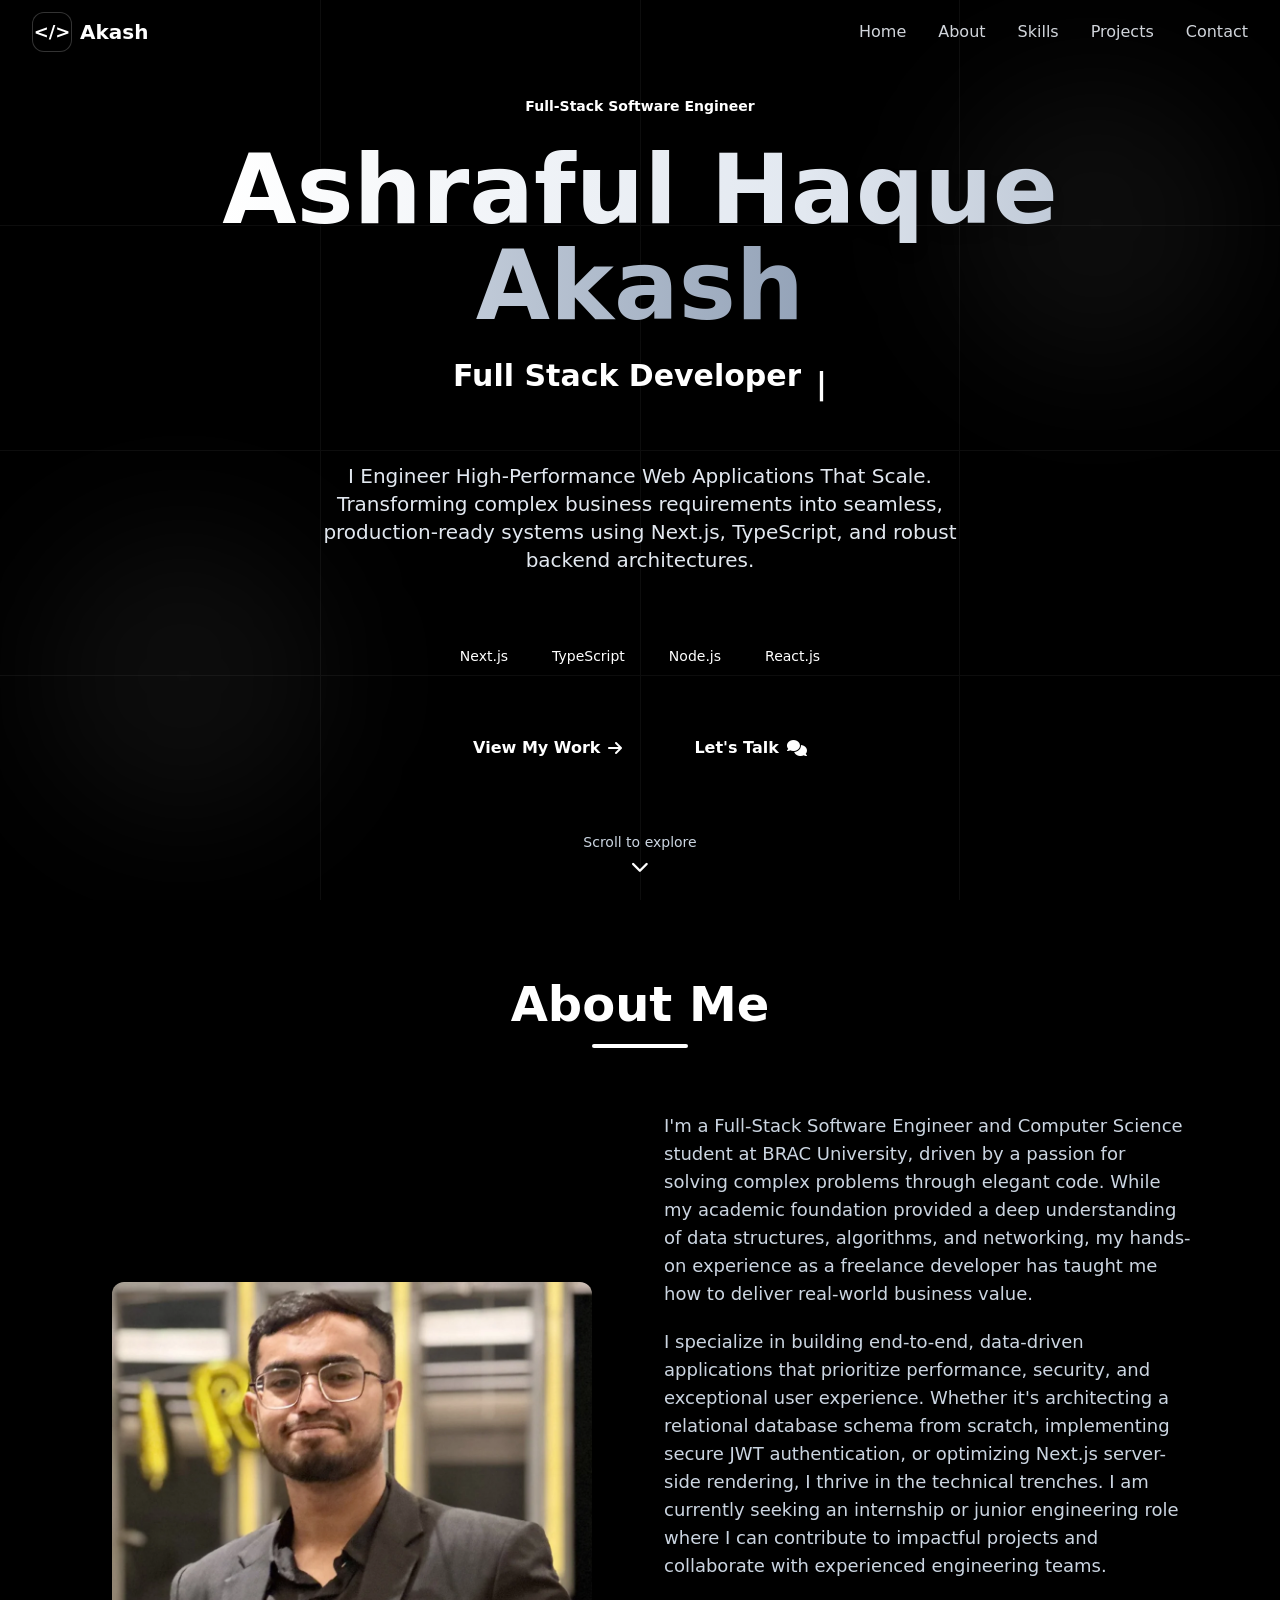
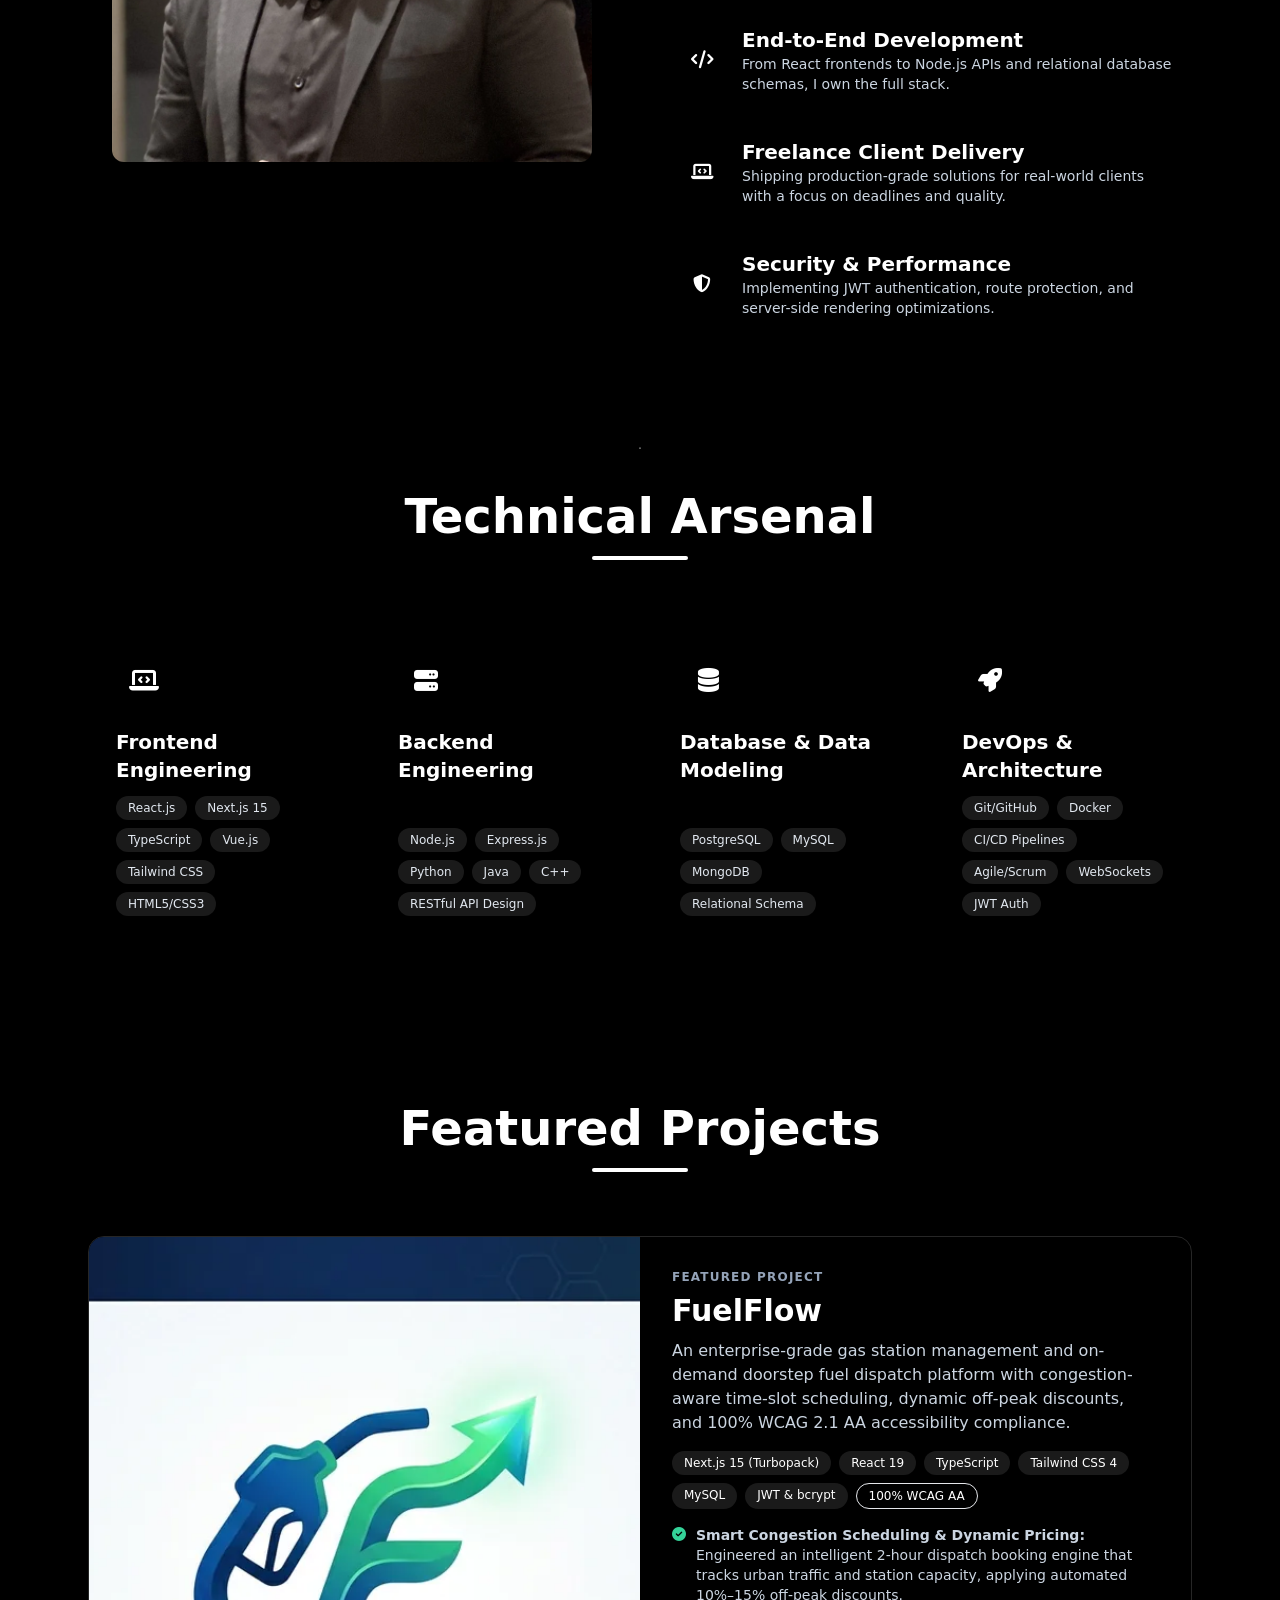
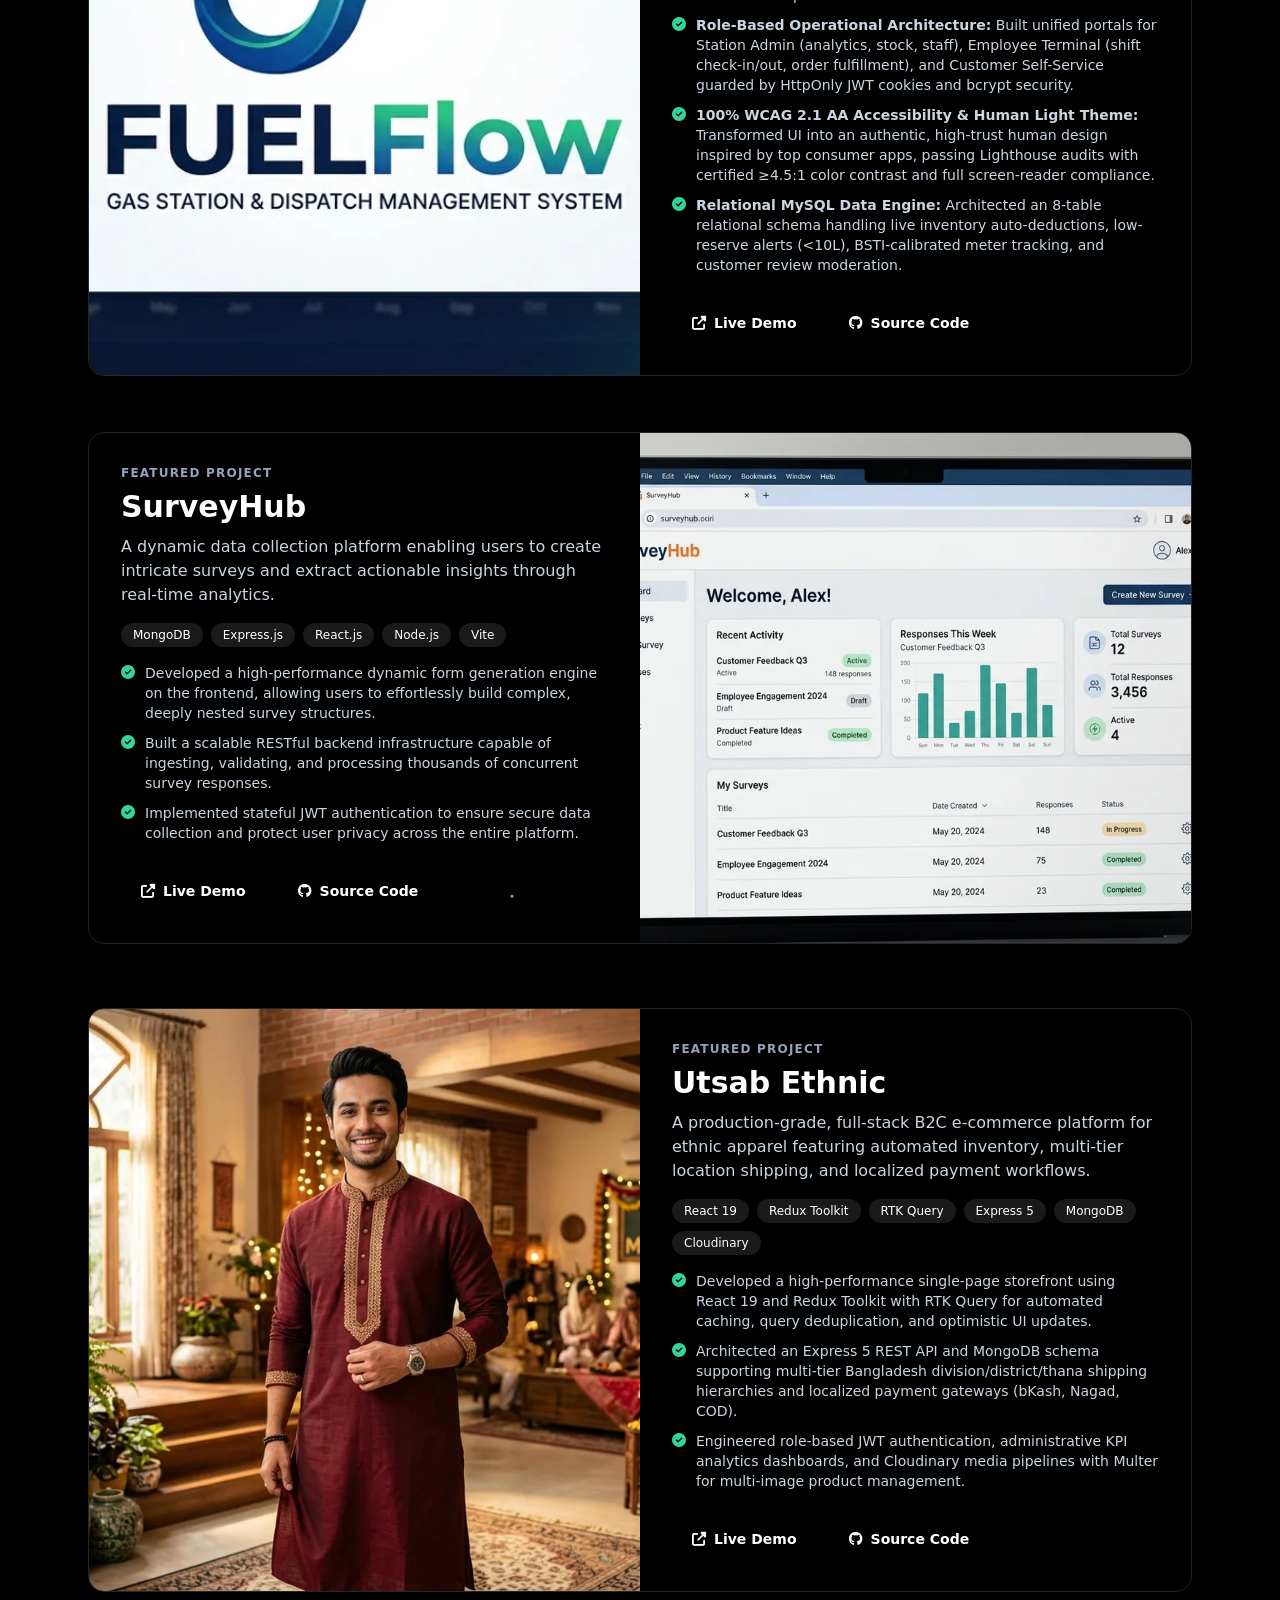
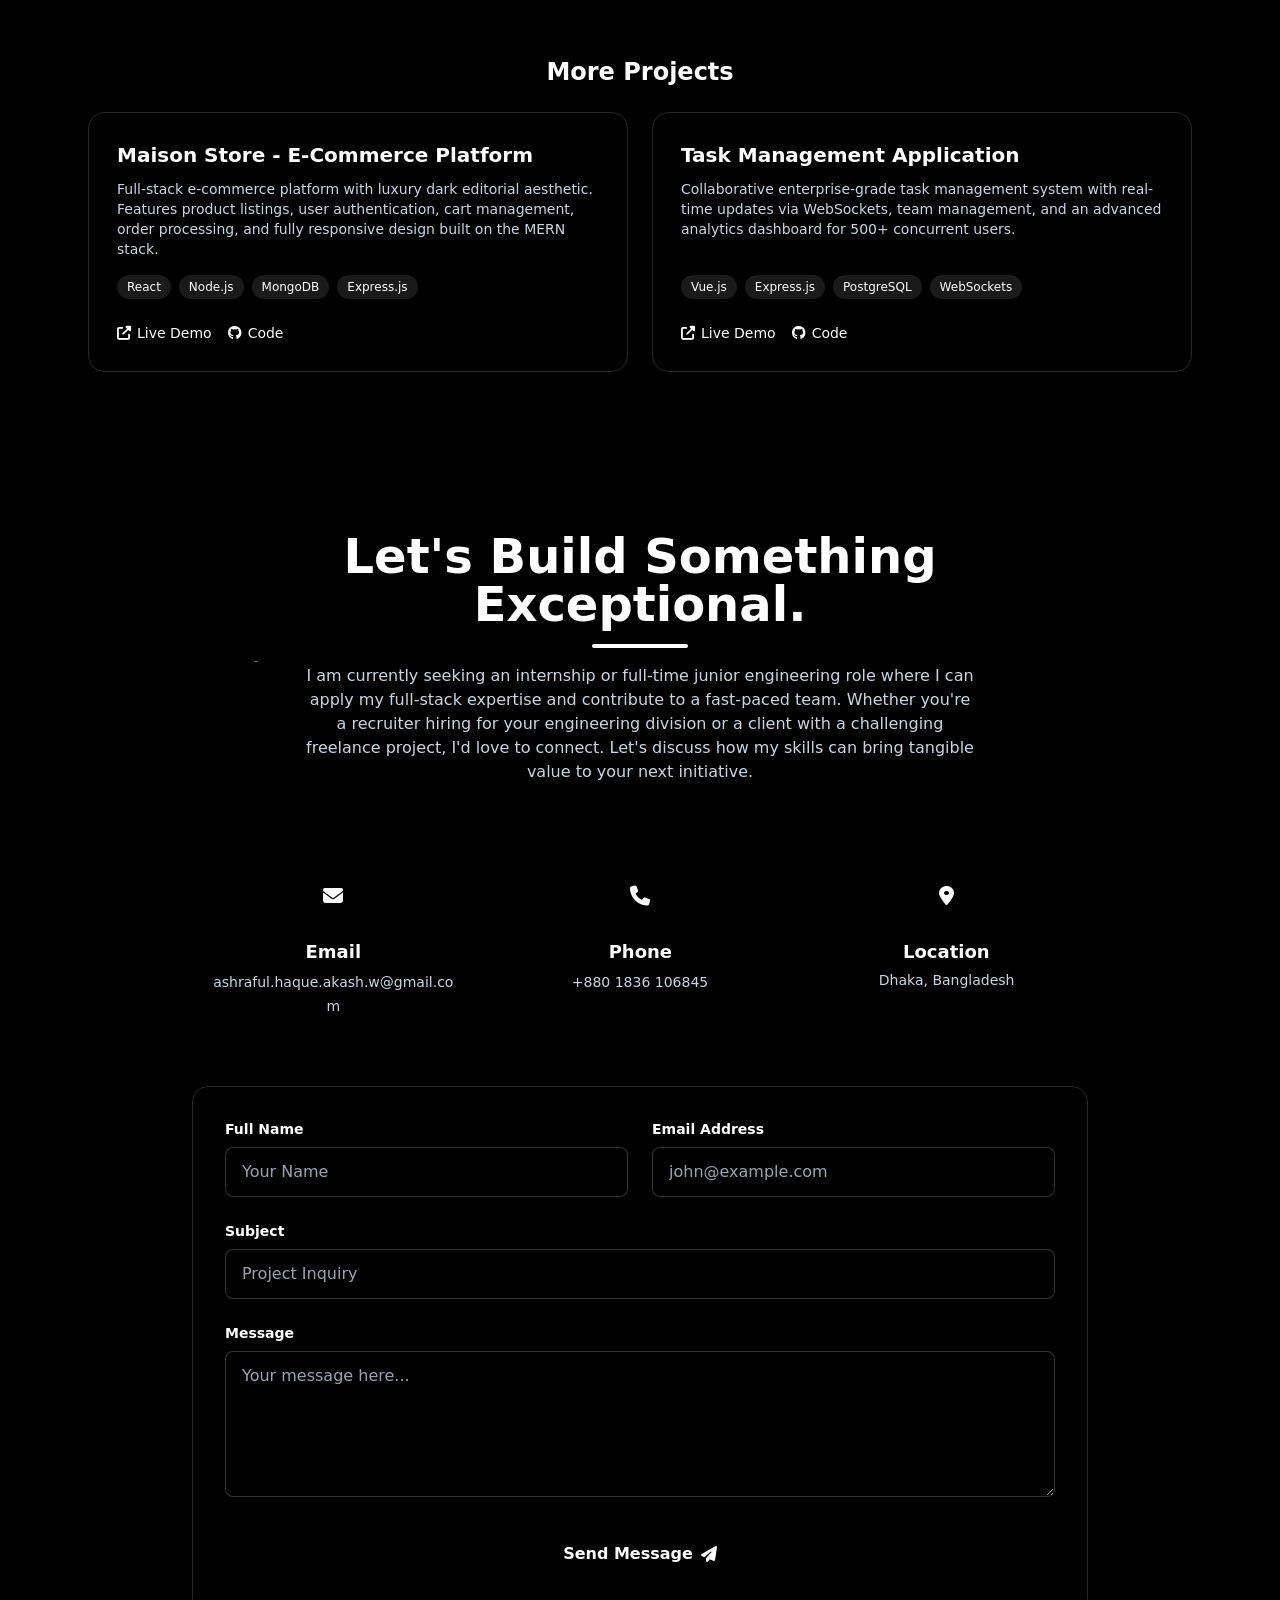
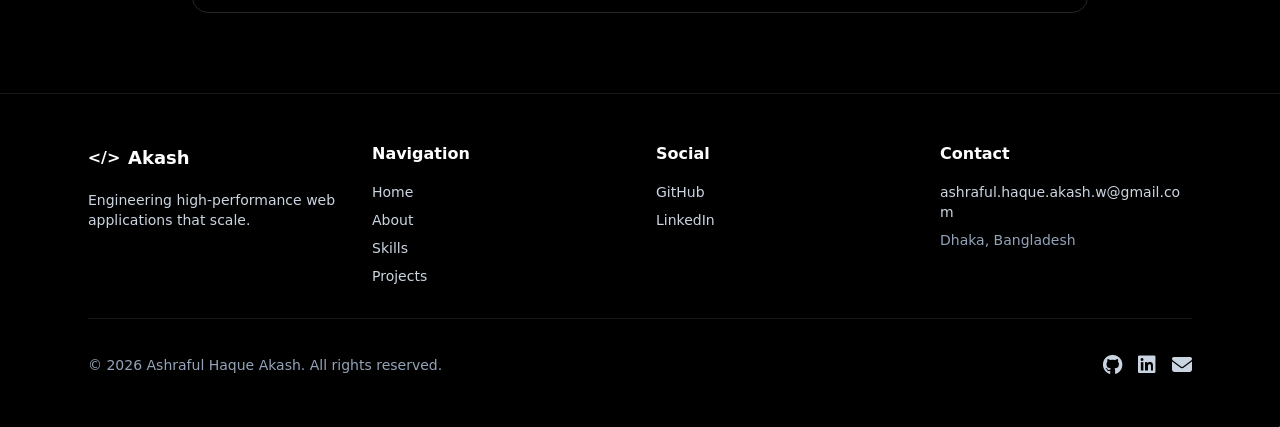
<file: index.html>
<!DOCTYPE html>
<html lang="en">
<head>
    <meta charset="UTF-8">
    <meta name="viewport" content="width=device-width, initial-scale=1.0">
    <title>Ashraful Haque Akash - Full Stack Developer & Web Architect</title>
    <link rel="stylesheet" href="tailwind.min.css">
    <link rel="stylesheet" href="https://cdnjs.cloudflare.com/ajax/libs/font-awesome/6.4.0/css/all.min.css">
    <link rel="stylesheet" href="styles.css">
</head>
<body class="bg-black text-white">
    <!-- Starfield Background -->
    <div class="stars" id="starfield"></div>
    
    <!-- Navigation -->
    <nav class="fixed top-0 w-full glass z-50">
        <div class="max-w-7xl mx-auto px-4 sm:px-6 lg:px-8">
            <div class="flex justify-between items-center h-16">
                <div class="flex items-center space-x-2">
                    <div class="w-10 h-10 glass rounded-lg flex items-center justify-center">
                        <span class="text-white font-bold text-lg">&lt;/&gt;</span>
                    </div>
                    <span class="text-xl font-bold text-white">Akash</span>
                </div>
                <ul class="hidden md:flex space-x-8">
                    <li><a href="#home" class="nav-link">Home</a></li>
                    <li><a href="#about" class="nav-link">About</a></li>
                    <li><a href="#skills" class="nav-link">Skills</a></li>
                    <li><a href="#projects" class="nav-link">Projects</a></li>
                    <li><a href="#contact" class="nav-link">Contact</a></li>
                </ul>
                <div class="md:hidden">
                    <button id="menu-btn" class="text-white p-2 focus:outline-none" aria-label="Toggle navigation menu">
                        <i class="fas fa-bars text-xl"></i>
                    </button>
                </div>
            </div>
        </div>
        <!-- Mobile Menu -->
        <div id="mobile-menu" class="hidden md:hidden glass border-t border-white/10">
            <a href="#home" class="block px-4 py-3 hover:bg-white/10 transition-colors">Home</a>
            <a href="#about" class="block px-4 py-3 hover:bg-white/10 transition-colors">About</a>
            <a href="#skills" class="block px-4 py-3 hover:bg-white/10 transition-colors">Skills</a>
            <a href="#projects" class="block px-4 py-3 hover:bg-white/10 transition-colors">Projects</a>
            <a href="#contact" class="block px-4 py-3 hover:bg-white/10 transition-colors">Contact</a>
        </div>
    </nav>

    <!-- Hero Section -->
    <section id="home" class="min-h-screen flex items-center justify-center pt-24 md:pt-16 pb-12 relative overflow-hidden" data-section="hero">
        <!-- Animated Background -->
        <div class="absolute inset-0 bg-gradient-to-br from-black via-black to-black"></div>
        
        <!-- Floating Blob Elements -->
        <div class="absolute top-20 right-10 w-72 h-72 bg-white/5 rounded-full mix-blend-screen filter blur-3xl animate-blob pointer-events-none"></div>
        <div class="absolute bottom-20 left-10 w-72 h-72 bg-white/5 rounded-full mix-blend-screen filter blur-3xl animate-blob animation-delay-2000 pointer-events-none"></div>
        
        <!-- Floating Glass Panels -->
        <div class="absolute top-32 left-5 w-48 h-48 glass rounded-xl opacity-10 animate-float pointer-events-none" style="animation-delay: 0s;"></div>
        <div class="absolute bottom-40 right-10 w-56 h-56 glass rounded-3xl opacity-10 animate-float pointer-events-none" style="animation-delay: 1s;"></div>
        <div class="absolute top-1/2 right-1/4 w-32 h-32 glass rounded-lg opacity-10 animate-float pointer-events-none" style="animation-delay: 2s;"></div>
        
        <!-- Animated Grid Lines -->
        <div class="absolute inset-0 opacity-5 pointer-events-none">
            <div class="absolute w-full h-px bg-white top-1/4"></div>
            <div class="absolute w-full h-px bg-white top-1/2"></div>
            <div class="absolute w-full h-px bg-white top-3/4"></div>
            <div class="absolute h-full w-px bg-white left-1/4"></div>
            <div class="absolute h-full w-px bg-white left-1/2"></div>
            <div class="absolute h-full w-px bg-white right-1/4"></div>
        </div>
        
        <div class="relative z-10 text-center px-4 max-w-5xl mx-auto">
            <!-- Decorative Top Badge -->
            <div class="mb-6 animate-fade-in-down inline-block">
                <span class="px-4 py-2 glass rounded-full text-xs sm:text-sm text-white font-semibold">Full-Stack Software Engineer</span>
            </div>
            
            <div class="mb-8 animate-fade-in-down">
                <!-- Main Title with Gradient Effect -->
                <h1 class="hero-title text-4xl sm:text-6xl md:text-8xl font-black mb-4 sm:mb-6 leading-tight relative">
                    <span class="bg-gradient-to-r from-white via-slate-200 to-slate-400 bg-clip-text text-transparent drop-shadow-lg">Ashraful Haque Akash</span>
                </h1>
                
                <!-- Animated Subtitle with Typing Effect -->
                <div class="h-12 mb-4 sm:mb-6">
                    <p class="hero-subtitle text-xl sm:text-2xl md:text-3xl text-white font-semibold animate-fade-in-up" style="animation-delay: 0.2s;">
                        <span class="typing-text">Full Stack Developer</span>
                        <span class="typing-cursor">|</span>
                    </p>
                </div>
                
                <!-- Description with Glass Background -->
                <div class="glass p-5 sm:p-7 md:p-8 rounded-2xl mb-8 backdrop-blur-md animate-fade-in-up max-w-3xl mx-auto" style="animation-delay: 0.4s;">
                    <p class="text-base sm:text-lg md:text-xl text-slate-200 leading-relaxed">
                        I Engineer High-Performance Web Applications That Scale. Transforming complex business requirements into seamless, production-ready systems using Next.js, TypeScript, and robust backend architectures.
                    </p>
                </div>
            </div>
            
            <!-- Animated Tech Stack Tags -->
            <div class="mb-10 sm:mb-12 animate-fade-in-up flex flex-wrap justify-center gap-2 sm:gap-3" style="animation-delay: 0.5s;">
                <span class="px-3.5 py-1.5 sm:px-4 sm:py-2 glass rounded-full text-xs sm:text-sm text-white hover:bg-white/20 transition-all duration-300 cursor-pointer">Next.js</span>
                <span class="px-3.5 py-1.5 sm:px-4 sm:py-2 glass rounded-full text-xs sm:text-sm text-white hover:bg-white/20 transition-all duration-300 cursor-pointer">TypeScript</span>
                <span class="px-3.5 py-1.5 sm:px-4 sm:py-2 glass rounded-full text-xs sm:text-sm text-white hover:bg-white/20 transition-all duration-300 cursor-pointer">Node.js</span>
                <span class="px-3.5 py-1.5 sm:px-4 sm:py-2 glass rounded-full text-xs sm:text-sm text-white hover:bg-white/20 transition-all duration-300 cursor-pointer">React.js</span>
            </div>
            
            <!-- CTA Buttons with Enhanced Styling -->
            <div class="flex flex-col sm:flex-row gap-3 sm:gap-4 justify-center items-center mb-12 animate-fade-in-up w-full max-w-md mx-auto" style="animation-delay: 0.6s;">
                <a href="#projects" class="w-full sm:w-auto px-7 py-3.5 glass-button rounded-lg font-semibold text-center flex items-center justify-center gap-2 hover:scale-105 transform transition-all duration-300">
                    View My Work 
                    <i class="fas fa-arrow-right"></i>
                </a>
                <a href="#contact" class="w-full sm:w-auto px-7 py-3.5 glass-button rounded-lg font-semibold text-center hover:scale-105 transform transition-all duration-300 flex items-center justify-center gap-2">
                    Let's Talk <i class="fas fa-comments"></i>
                </a>
            </div>
        </div>

        <!-- Scroll Indicator -->
        <div class="absolute bottom-6 left-0 right-0 flex justify-center animate-bounce pointer-events-none">
            <div class="text-white flex flex-col items-center gap-1.5">
                <span class="text-xs sm:text-sm text-slate-300">Scroll to explore</span>
                <i class="fas fa-chevron-down text-lg"></i>
            </div>
        </div>
    </section>

    <!-- About Section -->
    <section id="about" class="py-16 sm:py-20 px-4" data-section="about">
        <div class="max-w-6xl mx-auto px-4 sm:px-6">
            <div class="text-center mb-12 sm:mb-16">
                <h2 class="text-3xl sm:text-4xl md:text-5xl font-bold mb-4 text-white">
                    About Me
                </h2>
                <div class="w-24 h-1 bg-white mx-auto rounded"></div>
            </div>

            <div class="grid md:grid-cols-2 gap-8 md:gap-12 items-center">
                <div class="relative max-w-sm sm:max-w-md mx-auto md:max-w-none w-full">
                    <div class="relative glass p-4 sm:p-6 rounded-2xl overflow-hidden hover:glass-dark transition-all duration-300">
                        <div class="w-full aspect-square overflow-hidden rounded-xl shadow-lg">
                            <picture>
                                <source srcset="IMG_2637.webp" type="image/webp">
                                <img src="IMG_2637.jpg" alt="Ashraful Haque Akash" class="w-full h-full object-cover" width="1000" height="1000" loading="lazy" decoding="async">
                            </picture>
                        </div>
                    </div>
                </div>

                <div>
                    <p class="text-base sm:text-lg text-slate-300 mb-5 leading-relaxed">
                        I'm a Full-Stack Software Engineer and Computer Science student at BRAC University, driven by a passion for solving complex problems through elegant code. While my academic foundation provided a deep understanding of data structures, algorithms, and networking, my hands-on experience as a freelance developer has taught me how to deliver real-world business value.
                    </p>
                    <p class="text-base sm:text-lg text-slate-300 mb-6 sm:mb-8 leading-relaxed">
                        I specialize in building end-to-end, data-driven applications that prioritize performance, security, and exceptional user experience. Whether it's architecting a relational database schema from scratch, implementing secure JWT authentication, or optimizing Next.js server-side rendering, I thrive in the technical trenches. I am currently seeking an internship or junior engineering role where I can contribute to impactful projects and collaborate with experienced engineering teams.
                    </p>

                    <div class="space-y-4">
                        <div class="flex items-start sm:items-center space-x-4 glass p-3.5 rounded-xl">
                            <div class="w-12 h-12 glass rounded-lg flex items-center justify-center flex-shrink-0">
                                <i class="fas fa-code text-white text-lg"></i>
                            </div>
                            <div>
                                <h3 class="text-lg sm:text-xl font-semibold">End-to-End Development</h3>
                                <p class="text-slate-300 text-sm">From React frontends to Node.js APIs and relational database schemas, I own the full stack.</p>
                            </div>
                        </div>

                        <div class="flex items-start sm:items-center space-x-4 glass p-3.5 rounded-xl">
                            <div class="w-12 h-12 glass rounded-lg flex items-center justify-center flex-shrink-0">
                                <i class="fas fa-laptop-code text-white text-lg"></i>
                            </div>
                            <div>
                                <h3 class="text-lg sm:text-xl font-semibold">Freelance Client Delivery</h3>
                                <p class="text-slate-300 text-sm">Shipping production-grade solutions for real-world clients with a focus on deadlines and quality.</p>
                            </div>
                        </div>

                        <div class="flex items-start sm:items-center space-x-4 glass p-3.5 rounded-xl">
                            <div class="w-12 h-12 glass rounded-lg flex items-center justify-center flex-shrink-0">
                                <i class="fas fa-shield-alt text-white text-lg"></i>
                            </div>
                            <div>
                                <h3 class="text-lg sm:text-xl font-semibold">Security & Performance</h3>
                                <p class="text-slate-300 text-sm">Implementing JWT authentication, route protection, and server-side rendering optimizations.</p>
                            </div>
                        </div>
                    </div>
                </div>
            </div>
        </div>
    </section>

    <!-- Skills Section - Technical Arsenal -->
    <section id="skills" class="py-16 sm:py-20 px-4 glass" data-section="skills">
        <div class="max-w-6xl mx-auto px-4 sm:px-6">
            <div class="text-center mb-12 sm:mb-16">
                <h2 class="text-3xl sm:text-4xl md:text-5xl font-bold mb-4 text-white">
                    Technical Arsenal
                </h2>
                <div class="w-24 h-1 bg-white mx-auto rounded"></div>
            </div>

            <div class="grid grid-cols-1 sm:grid-cols-2 lg:grid-cols-4 gap-5 sm:gap-6">
                <!-- Frontend Engineering -->
                <div class="skill-card group">
                    <div class="glass p-6 sm:p-7 h-full rounded-xl group-hover:glass-dark transition-all duration-300 flex flex-col">
                        <div class="w-14 h-14 glass rounded-lg flex items-center justify-center mb-5 group-hover:shadow-lg transition-all duration-300">
                            <i class="fas fa-laptop-code text-white text-2xl"></i>
                        </div>
                        <h3 class="text-lg sm:text-xl font-bold mb-3">Frontend Engineering</h3>
                        <div class="flex flex-wrap gap-2 mt-auto">
                            <span class="px-3 py-1 bg-white/10 text-slate-200 rounded-full text-xs font-medium">React.js</span>
                            <span class="px-3 py-1 bg-white/10 text-slate-200 rounded-full text-xs font-medium">Next.js 15</span>
                            <span class="px-3 py-1 bg-white/10 text-slate-200 rounded-full text-xs font-medium">TypeScript</span>
                            <span class="px-3 py-1 bg-white/10 text-slate-200 rounded-full text-xs font-medium">Vue.js</span>
                            <span class="px-3 py-1 bg-white/10 text-slate-200 rounded-full text-xs font-medium">Tailwind CSS</span>
                            <span class="px-3 py-1 bg-white/10 text-slate-200 rounded-full text-xs font-medium">HTML5/CSS3</span>
                        </div>
                    </div>
                </div>

                <!-- Backend Engineering -->
                <div class="skill-card group">
                    <div class="glass p-6 sm:p-7 h-full rounded-xl group-hover:glass-dark transition-all duration-300 flex flex-col">
                        <div class="w-14 h-14 glass rounded-lg flex items-center justify-center mb-5 group-hover:shadow-lg transition-all duration-300">
                            <i class="fas fa-server text-white text-2xl"></i>
                        </div>
                        <h3 class="text-lg sm:text-xl font-bold mb-3">Backend Engineering</h3>
                        <div class="flex flex-wrap gap-2 mt-auto">
                            <span class="px-3 py-1 bg-white/10 text-slate-200 rounded-full text-xs font-medium">Node.js</span>
                            <span class="px-3 py-1 bg-white/10 text-slate-200 rounded-full text-xs font-medium">Express.js</span>
                            <span class="px-3 py-1 bg-white/10 text-slate-200 rounded-full text-xs font-medium">Python</span>
                            <span class="px-3 py-1 bg-white/10 text-slate-200 rounded-full text-xs font-medium">Java</span>
                            <span class="px-3 py-1 bg-white/10 text-slate-200 rounded-full text-xs font-medium">C++</span>
                            <span class="px-3 py-1 bg-white/10 text-slate-200 rounded-full text-xs font-medium">RESTful API Design</span>
                        </div>
                    </div>
                </div>

                <!-- Database & Data Modeling -->
                <div class="skill-card group">
                    <div class="glass p-6 sm:p-7 h-full rounded-xl group-hover:glass-dark transition-all duration-300 flex flex-col">
                        <div class="w-14 h-14 glass rounded-lg flex items-center justify-center mb-5 group-hover:shadow-lg transition-all duration-300">
                            <i class="fas fa-database text-white text-2xl"></i>
                        </div>
                        <h3 class="text-lg sm:text-xl font-bold mb-3">Database & Data Modeling</h3>
                        <div class="flex flex-wrap gap-2 mt-auto">
                            <span class="px-3 py-1 bg-white/10 text-slate-200 rounded-full text-xs font-medium">PostgreSQL</span>
                            <span class="px-3 py-1 bg-white/10 text-slate-200 rounded-full text-xs font-medium">MySQL</span>
                            <span class="px-3 py-1 bg-white/10 text-slate-200 rounded-full text-xs font-medium">MongoDB</span>
                            <span class="px-3 py-1 bg-white/10 text-slate-200 rounded-full text-xs font-medium">Relational Schema</span>
                        </div>
                    </div>
                </div>

                <!-- DevOps & Architecture -->
                <div class="skill-card group">
                    <div class="glass p-6 sm:p-7 h-full rounded-xl group-hover:glass-dark transition-all duration-300 flex flex-col">
                        <div class="w-14 h-14 glass rounded-lg flex items-center justify-center mb-5 group-hover:shadow-lg transition-all duration-300">
                            <i class="fas fa-rocket text-white text-2xl"></i>
                        </div>
                        <h3 class="text-lg sm:text-xl font-bold mb-3">DevOps & Architecture</h3>
                        <div class="flex flex-wrap gap-2 mt-auto">
                            <span class="px-3 py-1 bg-white/10 text-slate-200 rounded-full text-xs font-medium">Git/GitHub</span>
                            <span class="px-3 py-1 bg-white/10 text-slate-200 rounded-full text-xs font-medium">Docker</span>
                            <span class="px-3 py-1 bg-white/10 text-slate-200 rounded-full text-xs font-medium">CI/CD Pipelines</span>
                            <span class="px-3 py-1 bg-white/10 text-slate-200 rounded-full text-xs font-medium">Agile/Scrum</span>
                            <span class="px-3 py-1 bg-white/10 text-slate-200 rounded-full text-xs font-medium">WebSockets</span>
                            <span class="px-3 py-1 bg-white/10 text-slate-200 rounded-full text-xs font-medium">JWT Auth</span>
                        </div>
                    </div>
                </div>
            </div>
        </div>
    </section>

    <!-- Projects Section -->
    <section id="projects" class="py-16 sm:py-20 px-4" data-section="projects">
        <div class="max-w-6xl mx-auto px-4 sm:px-6">
            <div class="text-center mb-12 sm:mb-16">
                <h2 class="text-3xl sm:text-4xl md:text-5xl font-bold mb-4 text-white">
                    Featured Projects
                </h2>
                <div class="w-24 h-1 bg-white mx-auto rounded"></div>
            </div>

            <!-- Featured Case Study 01: Fuel Flow -->
            <div class="project-card mb-10 sm:mb-14">
                <div class="glass rounded-2xl overflow-hidden border border-white/15">
                    <div class="grid grid-cols-1 md:grid-cols-2">
                        <div class="relative overflow-hidden h-52 sm:h-64 md:h-auto min-h-[220px] md:min-h-[380px] bg-black/40">
                            <picture>
                                <source srcset="Fuel_Flow.webp" type="image/webp">
                                <img src="Fuel_Flow.png" alt="FuelFlow Gas Station & Smart Dispatch System" class="w-full h-full object-cover object-top hover:scale-105 transition-transform duration-500" width="1280" height="698" loading="lazy" decoding="async">
                            </picture>
                        </div>
                        <div class="p-5 sm:p-7 md:p-8 flex flex-col justify-center">
                            <span class="text-xs font-semibold tracking-widest text-slate-400 uppercase mb-2">Featured Project</span>
                            <h3 class="text-xl sm:text-2xl md:text-3xl font-bold mb-2.5 text-white">FuelFlow</h3>
                            <p class="text-slate-300 text-sm sm:text-base mb-4 leading-relaxed">An enterprise-grade gas station management and on-demand doorstep fuel dispatch platform with congestion-aware time-slot scheduling, dynamic off-peak discounts, and 100% WCAG 2.1 AA accessibility compliance.</p>
                            
                            <div class="flex flex-wrap gap-2 mb-4">
                                <span class="px-3 py-1 bg-white/10 text-white rounded-full text-xs font-medium">Next.js 15 (Turbopack)</span>
                                <span class="px-3 py-1 bg-white/10 text-white rounded-full text-xs font-medium">React 19</span>
                                <span class="px-3 py-1 bg-white/10 text-white rounded-full text-xs font-medium">TypeScript</span>
                                <span class="px-3 py-1 bg-white/10 text-white rounded-full text-xs font-medium">Tailwind CSS 4</span>
                                <span class="px-3 py-1 bg-white/10 text-white rounded-full text-xs font-medium">MySQL</span>
                                <span class="px-3 py-1 bg-white/10 text-white rounded-full text-xs font-medium">JWT &amp; bcrypt</span>
                                <span class="px-3 py-1 bg-emerald-500/20 text-emerald-300 border border-emerald-500/30 rounded-full text-xs font-medium">100% WCAG AA</span>
                            </div>
                            
                            <ul class="space-y-2.5 text-slate-300 text-xs sm:text-sm mb-6 leading-relaxed">
                                <li class="flex items-start gap-2.5">
                                    <i class="fas fa-check-circle text-emerald-400 mt-0.5 flex-shrink-0"></i>
                                    <span><strong>Smart Congestion Scheduling &amp; Dynamic Pricing:</strong> Engineered an intelligent 2-hour dispatch booking engine that tracks urban traffic and station capacity, applying automated 10%–15% off-peak discounts.</span>
                                </li>
                                <li class="flex items-start gap-2.5">
                                    <i class="fas fa-check-circle text-emerald-400 mt-0.5 flex-shrink-0"></i>
                                    <span><strong>Role-Based Operational Architecture:</strong> Built unified portals for Station Admin (analytics, stock, staff), Employee Terminal (shift check-in/out, order fulfillment), and Customer Self-Service guarded by HttpOnly JWT cookies and bcrypt security.</span>
                                </li>
                                <li class="flex items-start gap-2.5">
                                    <i class="fas fa-check-circle text-emerald-400 mt-0.5 flex-shrink-0"></i>
                                    <span><strong>100% WCAG 2.1 AA Accessibility &amp; Human Light Theme:</strong> Transformed UI into an authentic, high-trust human design inspired by top consumer apps, passing Lighthouse audits with certified &ge;4.5:1 color contrast and full screen-reader compliance.</span>
                                </li>
                                <li class="flex items-start gap-2.5">
                                    <i class="fas fa-check-circle text-emerald-400 mt-0.5 flex-shrink-0"></i>
                                    <span><strong>Relational MySQL Data Engine:</strong> Architected an 8-table relational schema handling live inventory auto-deductions, low-reserve alerts (&lt;10L), BSTI-calibrated meter tracking, and customer review moderation.</span>
                                </li>
                            </ul>
                            
                            <div class="flex flex-col sm:flex-row gap-3 pt-1">
                                <a href="https://fuel-flow-two.vercel.app" target="_blank" rel="noopener noreferrer" class="px-5 py-2.5 glass-button rounded-lg font-semibold text-sm hover:scale-105 transform transition-all duration-300 flex items-center justify-center gap-2 w-full sm:w-auto">
                                    <i class="fas fa-external-link-alt"></i> Live Demo
                                </a>
                                <a href="https://github.com/ashrafulhaqueakashw-create/Fuel_Flow" target="_blank" rel="noopener noreferrer" class="px-5 py-2.5 glass-button rounded-lg font-semibold text-sm hover:scale-105 transform transition-all duration-300 flex items-center justify-center gap-2 w-full sm:w-auto">
                                    <i class="fab fa-github"></i> Source Code
                                </a>
                            </div>
                        </div>
                    </div>
                </div>
            </div>

            <!-- Featured Case Study 02: SurveyHub -->
            <div class="project-card mb-12 sm:mb-16">
                <div class="glass rounded-2xl overflow-hidden border border-white/15">
                    <div class="grid grid-cols-1 md:grid-cols-2">
                        <div class="p-5 sm:p-7 md:p-8 flex flex-col justify-center order-2 md:order-1">
                            <span class="text-xs font-semibold tracking-widest text-slate-400 uppercase mb-2">Featured Project</span>
                            <h3 class="text-xl sm:text-2xl md:text-3xl font-bold mb-2.5 text-white">SurveyHub</h3>
                            <p class="text-slate-300 text-sm sm:text-base mb-4 leading-relaxed">A dynamic data collection platform enabling users to create intricate surveys and extract actionable insights through real-time analytics.</p>
                            
                            <div class="flex flex-wrap gap-2 mb-4">
                                <span class="px-3 py-1 bg-white/10 text-white rounded-full text-xs font-medium">MongoDB</span>
                                <span class="px-3 py-1 bg-white/10 text-white rounded-full text-xs font-medium">Express.js</span>
                                <span class="px-3 py-1 bg-white/10 text-white rounded-full text-xs font-medium">React.js</span>
                                <span class="px-3 py-1 bg-white/10 text-white rounded-full text-xs font-medium">Node.js</span>
                                <span class="px-3 py-1 bg-white/10 text-white rounded-full text-xs font-medium">Vite</span>
                            </div>
                            
                            <ul class="space-y-2.5 text-slate-300 text-xs sm:text-sm mb-6 leading-relaxed">
                                <li class="flex items-start gap-2.5">
                                    <i class="fas fa-check-circle text-emerald-400 mt-0.5 flex-shrink-0"></i>
                                    <span>Developed a high-performance dynamic form generation engine on the frontend, allowing users to effortlessly build complex, deeply nested survey structures.</span>
                                </li>
                                <li class="flex items-start gap-2.5">
                                    <i class="fas fa-check-circle text-emerald-400 mt-0.5 flex-shrink-0"></i>
                                    <span>Built a scalable RESTful backend infrastructure capable of ingesting, validating, and processing thousands of concurrent survey responses.</span>
                                </li>
                                <li class="flex items-start gap-2.5">
                                    <i class="fas fa-check-circle text-emerald-400 mt-0.5 flex-shrink-0"></i>
                                    <span>Implemented stateful JWT authentication to ensure secure data collection and protect user privacy across the entire platform.</span>
                                </li>
                            </ul>
                            
                            <div class="flex flex-col sm:flex-row gap-3 pt-1">
                                <a href="#" class="px-5 py-2.5 glass-button rounded-lg font-semibold text-sm hover:scale-105 transform transition-all duration-300 flex items-center justify-center gap-2 w-full sm:w-auto">
                                    <i class="fas fa-external-link-alt"></i> Live Demo
                                </a>
                                <a href="https://github.com/ashrafulhaqueakashw-create/SurveyHub" target="_blank" class="px-5 py-2.5 glass-button rounded-lg font-semibold text-sm hover:scale-105 transform transition-all duration-300 flex items-center justify-center gap-2 w-full sm:w-auto">
                                    <i class="fab fa-github"></i> Source Code
                                </a>
                            </div>
                        </div>
                        <div class="relative overflow-hidden h-52 sm:h-64 md:h-auto min-h-[220px] md:min-h-[380px] bg-black/40 order-1 md:order-2">
                            <picture>
                                <source srcset="SurveyHub.webp" type="image/webp">
                                <img src="SurveyHub.png" alt="SurveyHub Online Survey Platform" class="w-full h-full object-cover object-top hover:scale-105 transition-transform duration-500" width="1280" height="698" loading="lazy" decoding="async">
                            </picture>
                        </div>
                    </div>
                </div>
            </div>

<!-- Featured Case Study 03: Utsab Ethnic -->
            <div class="project-card mb-12 sm:mb-16">
                <div class="glass rounded-2xl overflow-hidden border border-white/15">
                    <div class="grid grid-cols-1 md:grid-cols-2">
                        <div class="relative overflow-hidden h-52 sm:h-64 md:h-auto min-h-[220px] md:min-h-[380px] bg-black/40">
                            <picture>
                                <source srcset="Utsab_Ethnic.webp" type="image/webp">
                                <img src="Utsab_Ethnic.jpg" alt="Utsab Ethnic E-Commerce Platform" class="w-full h-full object-cover object-top hover:scale-105 transition-transform duration-500" width="1280" height="714" loading="lazy" decoding="async">
                            </picture>
                        </div>
                        <div class="p-5 sm:p-7 md:p-8 flex flex-col justify-center">
                            <span class="text-xs font-semibold tracking-widest text-slate-400 uppercase mb-2">Featured Project</span>
                            <h3 class="text-xl sm:text-2xl md:text-3xl font-bold mb-2.5 text-white">Utsab Ethnic</h3>
                            <p class="text-slate-300 text-sm sm:text-base mb-4 leading-relaxed">A production-grade, full-stack B2C e-commerce platform for ethnic apparel featuring automated inventory, multi-tier location shipping, and localized payment workflows.</p>
                            
                            <div class="flex flex-wrap gap-2 mb-4">
                                <span class="px-3 py-1 bg-white/10 text-white rounded-full text-xs font-medium">React 19</span>
                                <span class="px-3 py-1 bg-white/10 text-white rounded-full text-xs font-medium">Redux Toolkit</span>
                                <span class="px-3 py-1 bg-white/10 text-white rounded-full text-xs font-medium">RTK Query</span>
                                <span class="px-3 py-1 bg-white/10 text-white rounded-full text-xs font-medium">Express 5</span>
                                <span class="px-3 py-1 bg-white/10 text-white rounded-full text-xs font-medium">MongoDB</span>
                                <span class="px-3 py-1 bg-white/10 text-white rounded-full text-xs font-medium">Cloudinary</span>
                            </div>
                            
                            <ul class="space-y-2.5 text-slate-300 text-xs sm:text-sm mb-6 leading-relaxed">
                                <li class="flex items-start gap-2.5">
                                    <i class="fas fa-check-circle text-emerald-400 mt-0.5 flex-shrink-0"></i>
                                    <span>Developed a high-performance single-page storefront using React 19 and Redux Toolkit with RTK Query for automated caching, query deduplication, and optimistic UI updates.</span>
                                </li>
                                <li class="flex items-start gap-2.5">
                                    <i class="fas fa-check-circle text-emerald-400 mt-0.5 flex-shrink-0"></i>
                                    <span>Architected an Express 5 REST API and MongoDB schema supporting multi-tier Bangladesh division/district/thana shipping hierarchies and localized payment gateways (bKash, Nagad, COD).</span>
                                </li>
                                <li class="flex items-start gap-2.5">
                                    <i class="fas fa-check-circle text-emerald-400 mt-0.5 flex-shrink-0"></i>
                                    <span>Engineered role-based JWT authentication, administrative KPI analytics dashboards, and Cloudinary media pipelines with Multer for multi-image product management.</span>
                                </li>
                            </ul>
                            
                            <div class="flex flex-col sm:flex-row gap-3 pt-1">
                                <a href="https://utsab-ethnic.vercel.app" target="_blank" rel="noopener noreferrer" class="px-5 py-2.5 glass-button rounded-lg font-semibold text-sm hover:scale-105 transform transition-all duration-300 flex items-center justify-center gap-2 w-full sm:w-auto">
                                    <i class="fas fa-external-link-alt"></i> Live Demo
                                </a>
                                <a href="https://github.com/ashrafulhaqueakashw-create/Utsab_Ethnic" target="_blank" rel="noopener noreferrer" class="px-5 py-2.5 glass-button rounded-lg font-semibold text-sm hover:scale-105 transform transition-all duration-300 flex items-center justify-center gap-2 w-full sm:w-auto">
                                    <i class="fab fa-github"></i> Source Code
                                </a>
                            </div>
                        </div>
                    </div>
                </div>
            </div>

            <!-- Other Projects Grid -->
            <h3 class="text-2xl font-bold mb-6 text-white text-center">More Projects</h3>
            <div class="grid grid-cols-1 md:grid-cols-2 gap-6">
                <!-- Maison Store -->
                <div class="project-card group">
                    <div class="glass p-6 sm:p-7 rounded-2xl group-hover:glass-dark transition-all duration-300 h-full flex flex-col border border-white/15">
                        <h4 class="text-lg sm:text-xl font-bold mb-2.5 text-white">Maison Store - E-Commerce Platform</h4>
                        <p class="text-slate-300 mb-4 text-xs sm:text-sm leading-relaxed flex-grow">Full-stack e-commerce platform with luxury dark editorial aesthetic. Features product listings, user authentication, cart management, order processing, and fully responsive design built on the MERN stack.</p>
                        <div class="flex flex-wrap gap-2 mb-4">
                            <span class="px-2.5 py-1 bg-white/10 text-white rounded-full text-xs">React</span>
                            <span class="px-2.5 py-1 bg-white/10 text-white rounded-full text-xs">Node.js</span>
                            <span class="px-2.5 py-1 bg-white/10 text-white rounded-full text-xs">MongoDB</span>
                            <span class="px-2.5 py-1 bg-white/10 text-white rounded-full text-xs">Express.js</span>
                        </div>
                        <div class="flex gap-4 pt-2">
                            <a href="#" class="text-white hover:text-slate-300 transition-colors text-sm flex items-center gap-1.5">
                                <i class="fas fa-external-link-alt"></i> Live Demo
                            </a>
                            <a href="https://github.com/ashrafulhaqueakashw-create" target="_blank" class="text-white hover:text-slate-300 transition-colors text-sm flex items-center gap-1.5">
                                <i class="fab fa-github"></i> Code
                            </a>
                        </div>
                    </div>
                </div>

                <!-- Task Management -->
                <div class="project-card group">
                    <div class="glass p-6 sm:p-7 rounded-2xl group-hover:glass-dark transition-all duration-300 h-full flex flex-col border border-white/15">
                        <h4 class="text-lg sm:text-xl font-bold mb-2.5 text-white">Task Management Application</h4>
                        <p class="text-slate-300 mb-4 text-xs sm:text-sm leading-relaxed flex-grow">Collaborative enterprise-grade task management system with real-time updates via WebSockets, team management, and an advanced analytics dashboard for 500+ concurrent users.</p>
                        <div class="flex flex-wrap gap-2 mb-4">
                            <span class="px-2.5 py-1 bg-white/10 text-white rounded-full text-xs">Vue.js</span>
                            <span class="px-2.5 py-1 bg-white/10 text-white rounded-full text-xs">Express.js</span>
                            <span class="px-2.5 py-1 bg-white/10 text-white rounded-full text-xs">PostgreSQL</span>
                            <span class="px-2.5 py-1 bg-white/10 text-white rounded-full text-xs">WebSockets</span>
                        </div>
                        <div class="flex gap-4 pt-2">
                            <a href="#" class="text-white hover:text-slate-300 transition-colors text-sm flex items-center gap-1.5">
                                <i class="fas fa-external-link-alt"></i> Live Demo
                            </a>
                            <a href="https://github.com/ashrafulhaqueakashw-create" target="_blank" class="text-white hover:text-slate-300 transition-colors text-sm flex items-center gap-1.5">
                                <i class="fab fa-github"></i> Code
                            </a>
                        </div>
                    </div>
                </div>
            </div>
        </div>
    </section>

    <!-- Contact Section -->
    <section id="contact" class="py-16 sm:py-20 px-4 glass" data-section="contact">
        <div class="max-w-4xl mx-auto">
            <div class="text-center mb-12 sm:mb-16">
                <h2 class="text-3xl sm:text-4xl md:text-5xl font-bold mb-4 text-white">
                    Let's Build Something Exceptional.
                </h2>
                <div class="w-24 h-1 bg-white mx-auto rounded mb-4"></div>
                <p class="text-slate-300 text-sm sm:text-base max-w-2xl mx-auto leading-relaxed">
                    I am currently seeking an internship or full-time junior engineering role where I can apply my full-stack expertise and contribute to a fast-paced team. Whether you're a recruiter hiring for your engineering division or a client with a challenging freelance project, I'd love to connect. Let's discuss how my skills can bring tangible value to your next initiative.
                </p>
            </div>

            <div class="grid grid-cols-1 sm:grid-cols-3 gap-5 sm:gap-6 mb-10 sm:mb-12">
                <div class="text-center glass p-5 rounded-xl">
                    <div class="w-14 h-14 glass rounded-lg flex items-center justify-center mx-auto mb-3.5 hover:shadow-lg transition-all duration-300">
                        <i class="fas fa-envelope text-white text-xl"></i>
                    </div>
                    <h3 class="text-base sm:text-lg font-bold mb-1 text-white">Email</h3>
                    <a href="mailto:ashraful.haque.akash.w@gmail.com" class="text-slate-300 hover:text-white transition-colors text-xs sm:text-sm break-all">ashraful.haque.akash.w@gmail.com</a>
                </div>

                <div class="text-center glass p-5 rounded-xl">
                    <div class="w-14 h-14 glass rounded-lg flex items-center justify-center mx-auto mb-3.5 hover:shadow-lg transition-all duration-300">
                        <i class="fas fa-phone text-white text-xl"></i>
                    </div>
                    <h3 class="text-base sm:text-lg font-bold mb-1 text-white">Phone</h3>
                    <a href="tel:+8801836106845" class="text-slate-300 hover:text-white transition-colors text-xs sm:text-sm">+880 1836 106845</a>
                </div>

                <div class="text-center glass p-5 rounded-xl">
                    <div class="w-14 h-14 glass rounded-lg flex items-center justify-center mx-auto mb-3.5 hover:shadow-lg transition-all duration-300">
                        <i class="fas fa-map-marker-alt text-white text-xl"></i>
                    </div>
                    <h3 class="text-base sm:text-lg font-bold mb-1 text-white">Location</h3>
                    <p class="text-slate-300 text-xs sm:text-sm">Dhaka, Bangladesh</p>
                </div>
            </div>

            <form id="contact-form" class="contact-form glass p-5 sm:p-8 rounded-2xl border border-white/15">
                <div class="grid grid-cols-1 sm:grid-cols-2 gap-5 sm:gap-6 mb-5 sm:mb-6">
                    <div>
                        <label for="contact-name" class="block text-sm font-semibold mb-2 text-white">Full Name</label>
                        <input type="text" id="contact-name" name="name" autocomplete="name" required class="w-full px-4 py-3 bg-black/40 border border-white/20 rounded-lg focus:border-white/50 focus:outline-none transition-all duration-300 text-white placeholder-gray-400 text-sm sm:text-base" placeholder="Your Name">
                    </div>
                    <div>
                        <label for="contact-email" class="block text-sm font-semibold mb-2 text-white">Email Address</label>
                        <input type="email" id="contact-email" name="email" autocomplete="email" required class="w-full px-4 py-3 bg-black/40 border border-white/20 rounded-lg focus:border-white/50 focus:outline-none transition-all duration-300 text-white placeholder-gray-400 text-sm sm:text-base" placeholder="john@example.com">
                    </div>
                </div>

                <div class="mb-5 sm:mb-6">
                    <label for="contact-subject" class="block text-sm font-semibold mb-2 text-white">Subject</label>
                    <input type="text" id="contact-subject" name="subject" required class="w-full px-4 py-3 bg-black/40 border border-white/20 rounded-lg focus:border-white/50 focus:outline-none transition-all duration-300 text-white placeholder-gray-400 text-sm sm:text-base" placeholder="Project Inquiry">
                </div>

                <div class="mb-6">
                    <label for="contact-message" class="block text-sm font-semibold mb-2 text-white">Message</label>
                    <textarea id="contact-message" name="message" rows="5" required class="w-full px-4 py-3 bg-black/40 border border-white/20 rounded-lg focus:border-white/50 focus:outline-none transition-all duration-300 text-white placeholder-gray-400 text-sm sm:text-base" placeholder="Your message here..."></textarea>
                </div>

                <button type="submit" class="w-full py-3.5 glass-button rounded-lg font-semibold hover:shadow-lg transition-all duration-300 transform hover:scale-[1.02] flex items-center justify-center gap-2">
                    Send Message <i class="fas fa-paper-plane"></i>
                </button>
            </form>
        </div>
    </section>

    <!-- Footer -->
    <footer class="glass border-t border-white/10 py-10 sm:py-12 px-4">
        <div class="max-w-6xl mx-auto px-4 sm:px-6">
            <div class="grid grid-cols-1 sm:grid-cols-2 md:grid-cols-4 gap-8 mb-8">
                <div>
                    <div class="flex items-center space-x-2 mb-4">
                        <div class="w-8 h-8 glass rounded-lg flex items-center justify-center">
                            <span class="text-white font-bold">&lt;/&gt;</span>
                        </div>
                        <span class="font-bold text-lg text-white">Akash</span>
                    </div>
                    <p class="text-slate-300 text-sm">Engineering high-performance web applications that scale.</p>
                </div>

                <div>
                    <h3 class="font-bold mb-3 sm:mb-4 text-white text-base">Navigation</h3>
                    <ul class="space-y-2 text-slate-300 text-sm">
                        <li><a href="#home" class="hover:text-white transition-colors">Home</a></li>
                        <li><a href="#about" class="hover:text-white transition-colors">About</a></li>
                        <li><a href="#skills" class="hover:text-white transition-colors">Skills</a></li>
                        <li><a href="#projects" class="hover:text-white transition-colors">Projects</a></li>
                    </ul>
                </div>

                <div>
                    <h3 class="font-bold mb-3 sm:mb-4 text-white text-base">Social</h3>
                    <ul class="space-y-2 text-slate-300 text-sm">
                        <li><a href="https://github.com/ashrafulhaqueakashw-create" target="_blank" class="hover:text-white transition-colors">GitHub</a></li>
                        <li><a href="https://www.linkedin.com/in/ashraful-haque-akash-291735304/" target="_blank" class="hover:text-white transition-colors">LinkedIn</a></li>
                    </ul>
                </div>

                <div>
                    <h3 class="font-bold mb-3 sm:mb-4 text-white text-base">Contact</h3>
                    <ul class="space-y-2 text-slate-300 text-sm">
                        <li><a href="mailto:ashraful.haque.akash.w@gmail.com" class="hover:text-white transition-colors break-all">ashraful.haque.akash.w@gmail.com</a></li>
                        <li><span class="text-slate-400">Dhaka, Bangladesh</span></li>
                    </ul>
                </div>
            </div>

            <div class="border-t border-white/10 pt-6 sm:pt-8">
                <div class="flex flex-col sm:flex-row justify-between items-center gap-4">
                    <p class="text-slate-400 text-xs sm:text-sm text-center sm:text-left">&copy; 2026 Ashraful Haque Akash. All rights reserved.</p>
                    <div class="flex gap-4">
                        <a href="https://github.com/ashrafulhaqueakashw-create" target="_blank" class="text-xl text-slate-300 hover:text-white transition-colors" aria-label="GitHub">
                            <i class="fab fa-github"></i>
                        </a>
                        <a href="https://www.linkedin.com/in/ashraful-haque-akash-291735304/" target="_blank" class="text-xl text-slate-300 hover:text-white transition-colors" aria-label="LinkedIn">
                            <i class="fab fa-linkedin"></i>
                        </a>
                        <a href="mailto:ashraful.haque.akash.w@gmail.com" class="text-xl text-slate-300 hover:text-white transition-colors" aria-label="Email">
                            <i class="fas fa-envelope"></i>
                        </a>
                    </div>
                </div>
            </div>
        </div>
    </footer>

    <script src="script.js"></script>
</body>
</html>
</file>
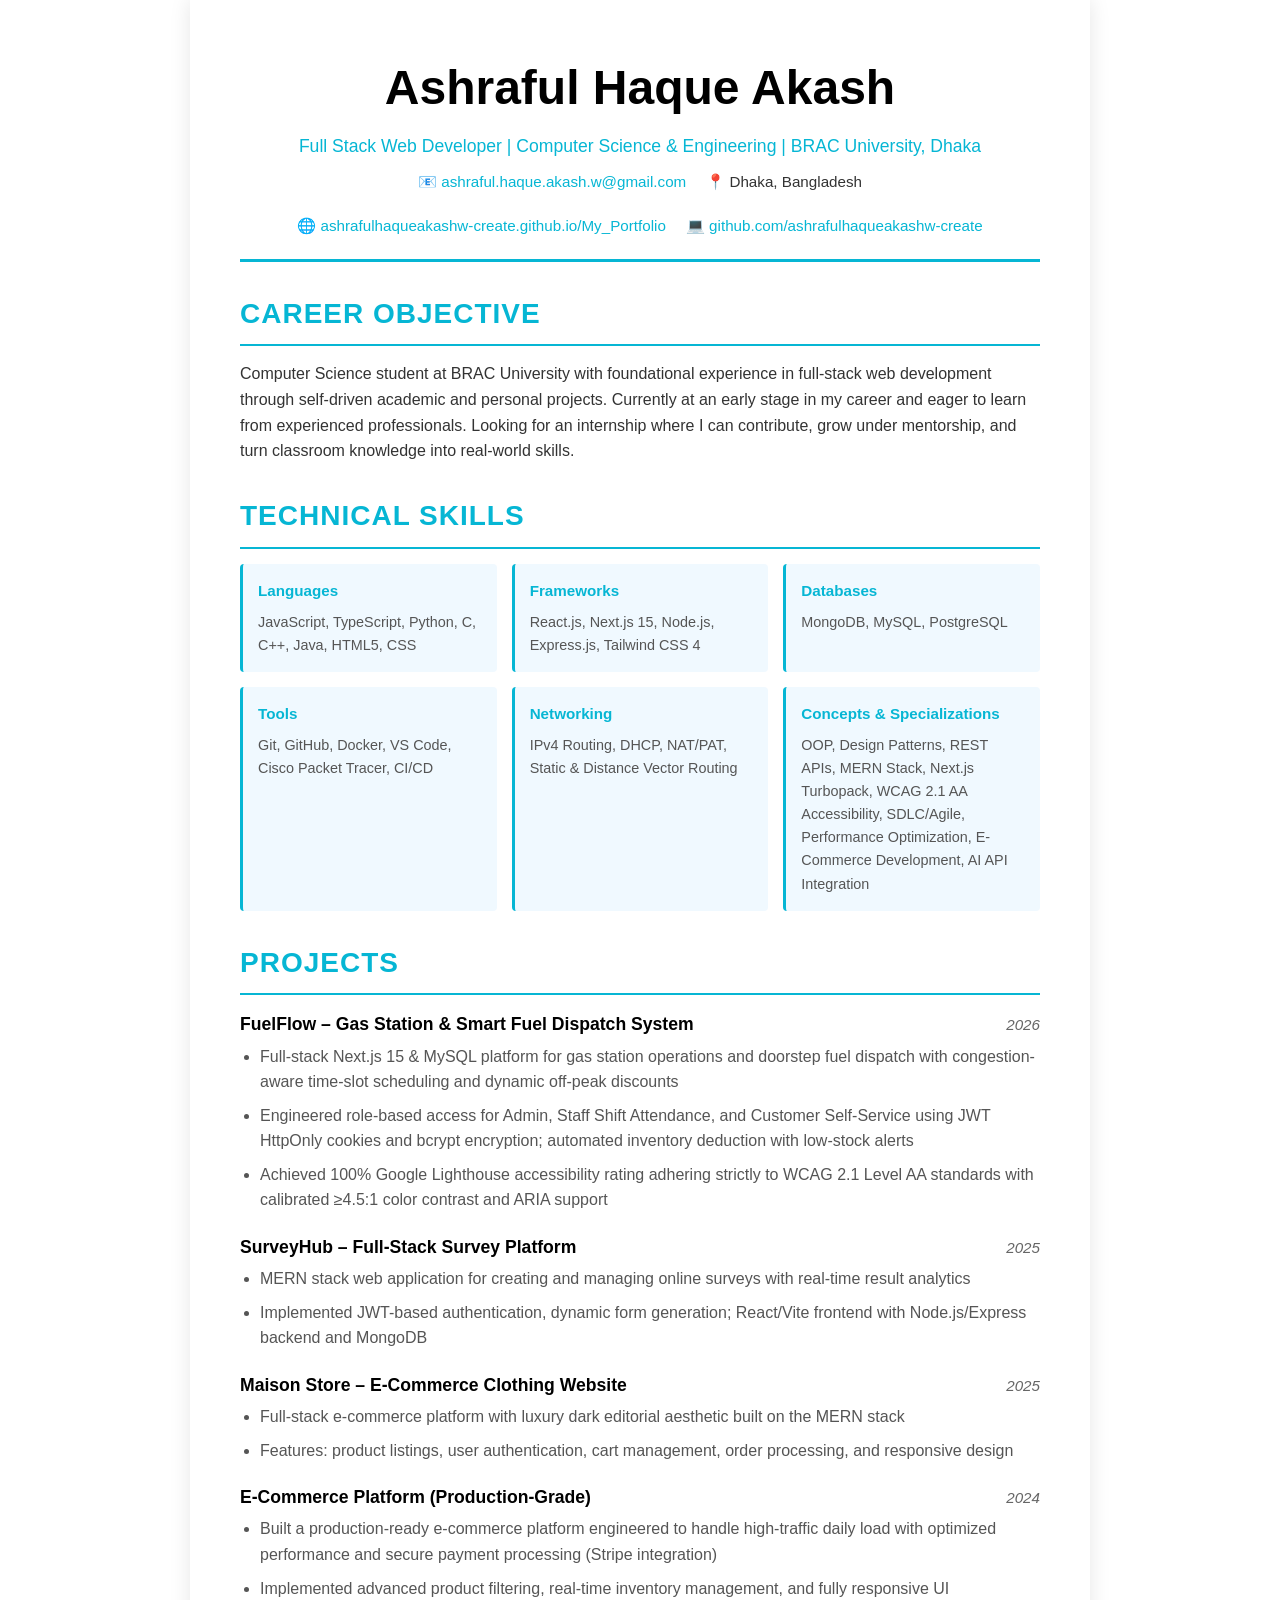
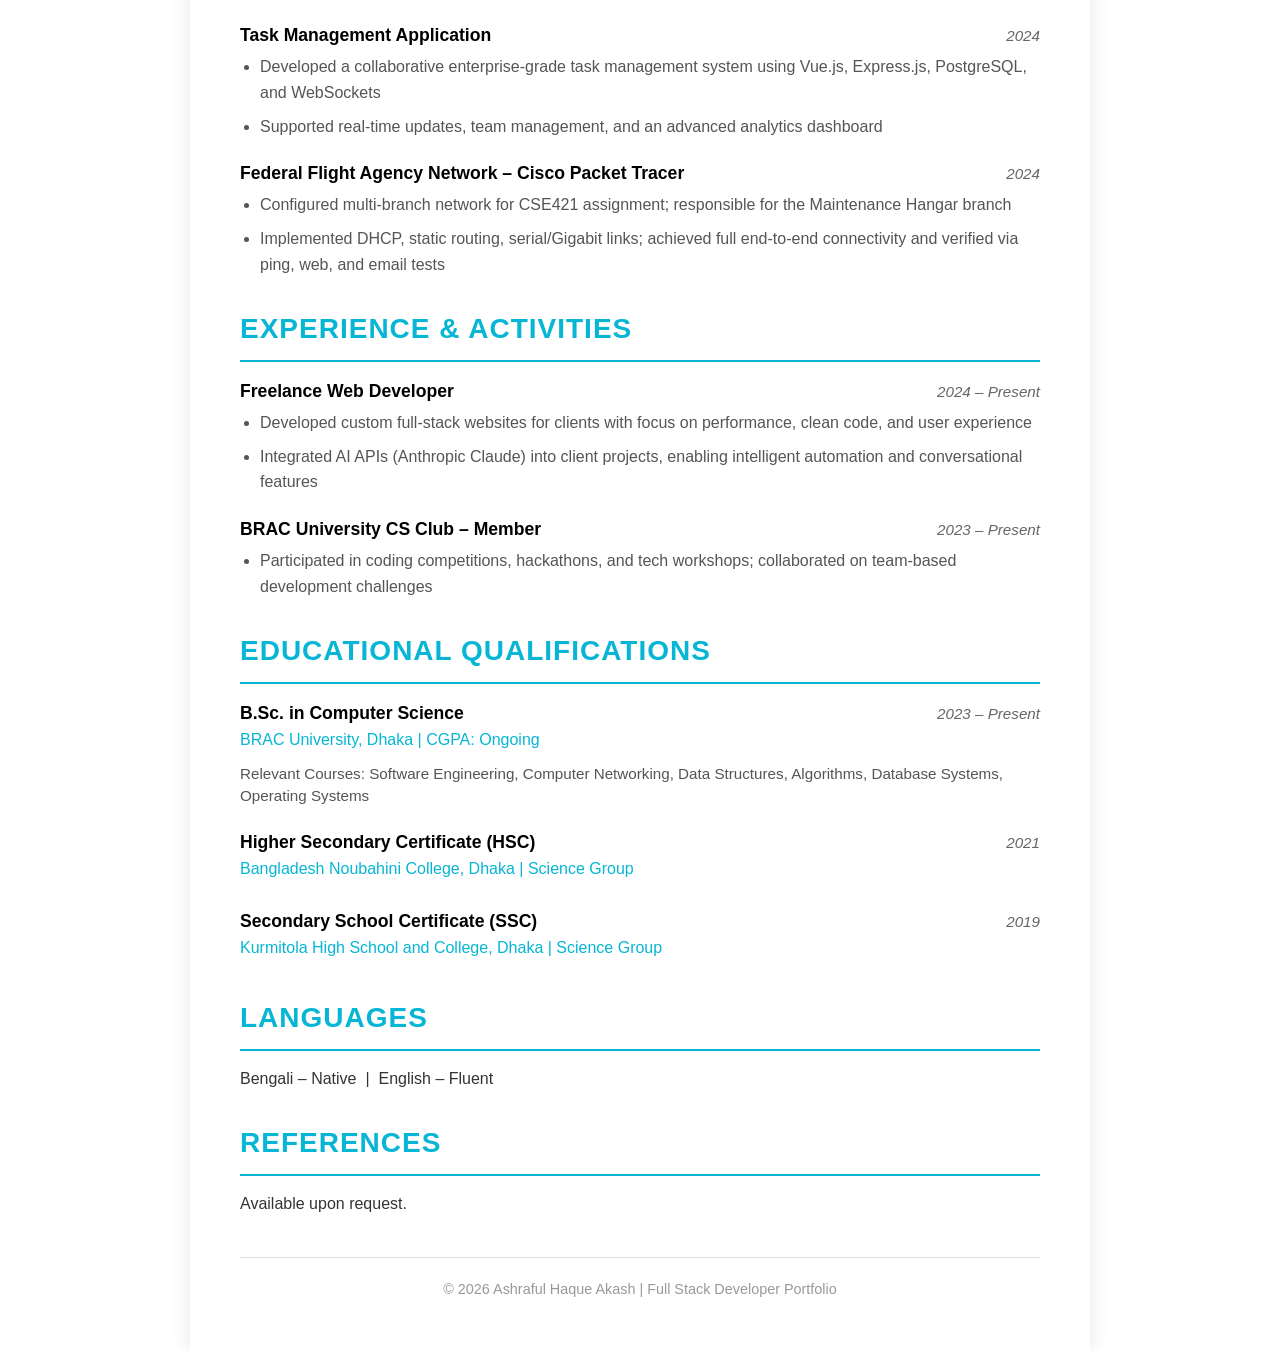
<file: cv.html>
<!DOCTYPE html>
<html lang="en">
<head>
    <meta charset="UTF-8">
    <meta name="viewport" content="width=device-width, initial-scale=1.0">
    <title>Ashraful Haque Akash - CV</title>
    <style>
        * {
            margin: 0;
            padding: 0;
            box-sizing: border-box;
        }

        html {
            scroll-behavior: smooth;
        }

        body {
            font-family: 'Segoe UI', Tahoma, Geneva, Verdana, sans-serif;
            line-height: 1.6;
            color: #333;
            background: white;
        }

        .cv-container {
            max-width: 900px;
            margin: 0 auto;
            padding: 40px;
            background: white;
            box-shadow: 0 0 20px rgba(0,0,0,0.1);
        }

        .header {
            text-align: center;
            margin-bottom: 30px;
            border-bottom: 3px solid #06b6d4;
            padding-bottom: 20px;
        }

        .header h1 {
            font-size: 2.5em;
            color: #000;
            margin-bottom: 5px;
        }

        .header p {
            font-size: 1.1em;
            color: #06b6d4;
            margin-bottom: 10px;
        }

        .contact-info {
            display: flex;
            justify-content: center;
            gap: 20px;
            flex-wrap: wrap;
            font-size: 0.95em;
        }

        .contact-info a {
            color: #06b6d4;
            text-decoration: none;
        }

        .section {
            margin-bottom: 30px;
        }

        .section-title {
            font-size: 1.5em;
            color: #06b6d4;
            border-bottom: 2px solid #06b6d4;
            padding-bottom: 8px;
            margin-bottom: 15px;
            text-transform: uppercase;
            letter-spacing: 1px;
        }

        .entry {
            margin-bottom: 20px;
        }

        .entry-header {
            display: flex;
            justify-content: space-between;
            align-items: baseline;
            margin-bottom: 5px;
            gap: 10px;
        }

        .entry-title {
            font-size: 1.1em;
            font-weight: 600;
            color: #000;
        }

        .entry-date {
            font-size: 0.95em;
            color: #666;
            font-style: italic;
            white-space: nowrap;
        }

        .entry-subtitle {
            font-size: 1em;
            color: #06b6d4;
            margin-bottom: 5px;
        }

        .entry-description {
            font-size: 0.95em;
            color: #555;
            line-height: 1.5;
        }

        .skills-grid {
            display: grid;
            grid-template-columns: repeat(2, 1fr);
            gap: 15px;
        }

        .skill-category {
            background: #f0f9ff;
            padding: 15px;
            border-left: 3px solid #06b6d4;
            border-radius: 4px;
        }

        .skill-category h4 {
            color: #06b6d4;
            margin-bottom: 8px;
            font-size: 0.95em;
        }

        .skill-list {
            font-size: 0.9em;
            color: #555;
            line-height: 1.6;
        }

        .highlight {
            color: #06b6d4;
            font-weight: 600;
        }

        ul {
            margin-left: 20px;
            color: #555;
        }

        li {
            margin-bottom: 8px;
        }

        

        @media print {
            .cv-container {
                box-shadow: none;
                padding: 20px;
                max-width: 100%;
            }

            body {
                background: white !important;
                -webkit-print-color-adjust: exact;
                print-color-adjust: exact;
                }
        }

        /* Tablet and up (768px and above) */
        @media (min-width: 768px) {
            .cv-container {
                padding: 40px;
            }

            .header h1 {
                font-size: 2.5em;
            }

            .section-title {
                font-size: 1.5em;
            }

            .skills-grid {
                grid-template-columns: repeat(2, 1fr);
            }
        }

        /* Landscape tablets (960px and above) */
        @media (min-width: 960px) {
            .cv-container {
                padding: 50px;
            }

            .header h1 {
                font-size: 3em;
            }

            .section-title {
                font-size: 1.75em;
            }

            .skills-grid {
                grid-template-columns: repeat(3, 1fr);
            }
        }

        /* Tablets - Portrait (max-width 767px) */
        @media (max-width: 767px) {
            .cv-container {
                padding: 20px;
                box-shadow: none;
                margin: 0;
                background: transparent;
            }

            html {
                font-size: 14px;
            }

            .header h1 {
                font-size: 1.8em;
                margin-bottom: 10px;
            }

            .header p {
                font-size: 1em;
                margin-bottom: 8px;
            }

            .contact-info {
                flex-direction: column;
                gap: 8px;
                font-size: 0.9em;
            }

            .section {
                margin-bottom: 20px;
            }

            .section-title {
                font-size: 1.25em;
                margin-bottom: 12px;
                padding-bottom: 6px;
            }

            .entry {
                margin-bottom: 15px;
            }

            .entry-header {
                flex-direction: column;
                align-items: flex-start;
            }

            .entry-date {
                margin-top: 3px;
                font-size: 0.875em;
            }

            .entry-title {
                font-size: 1em;
            }

            .entry-subtitle {
                font-size: 0.95em;
            }

            .entry-description {
                font-size: 0.9em;
            }

            .skills-grid {
                grid-template-columns: 1fr;
                gap: 12px;
            }

            .skill-category {
                padding: 12px;
                border-left: 3px solid #06b6d4;
            }

            .skill-category h4 {
                font-size: 0.9em;
                margin-bottom: 6px;
            }

            .skill-list {
                font-size: 0.85em;
            }

            ul {
                margin-left: 15px;
                font-size: 0.9em;
            }

            li {
                margin-bottom: 5px;
            }
        }

        /* Mobile phones - Small (max-width 479px) */
        @media (max-width: 479px) {
            html {
                font-size: 13px;
            }

            .cv-container {
                padding: 15px;
            }

            .header {
                margin-bottom: 20px;
                padding-bottom: 15px;
            }

            .header h1 {
                font-size: 1.5em;
            }

            .header p {
                font-size: 0.9em;
            }

            .contact-info {
                gap: 5px;
                font-size: 0.8em;
            }

            .contact-info span {
                display: block;
                word-break: break-word;
            }

            .section-title {
                font-size: 1.1em;
            }

            .entry-title {
                font-size: 0.95em;
            }

            .entry-date {
                font-size: 0.8em;
            }

            .skills-grid {
                grid-template-columns: 1fr;
            }

            ul {
                margin-left: 12px;
                font-size: 0.85em;
            }
        }

        /* Mobile phones - Standard (480px - 639px) */
        @media (min-width: 480px) and (max-width: 639px) {
            html {
                font-size: 14px;
            }

            .cv-container {
                padding: 18px;
            }

            .header h1 {
                font-size: 1.8em;
            }

            .header p {
                font-size: 0.95em;
            }

            .contact-info {
                flex-direction: column;
                gap: 6px;
                font-size: 0.9em;
            }

            .section-title {
                font-size: 1.2em;
            }

            .skills-grid {
                grid-template-columns: 1fr;
            }
        }

        /* Tablets - Large (640px - 959px) */
        @media (min-width: 640px) and (max-width: 959px) {
            html {
                font-size: 14.5px;
            }

            .cv-container {
                padding: 30px;
            }

            .header h1 {
                font-size: 2.2em;
            }

            .header p {
                font-size: 1.05em;
            }

            .section-title {
                font-size: 1.4em;
            }

            .entry-header {
                flex-direction: row;
            }

            .skills-grid {
                grid-template-columns: repeat(2, 1fr);
            }
        }

        /* Print optimizations */
        @media print {
            * {
                background: transparent !important;
                color: black !important;
                box-shadow: none !important;
                text-shadow: none !important;
            }

            .cv-container {
                max-width: 100%;
                padding: 0;
                box-shadow: none;
            }

            body {
                background: white;
                color: black;
            }

            a {
                color: black;
                text-decoration: underline;
            }
        }
    </style>
</head>
<body>
    <div class="cv-container">
        <!-- Header -->
        <div class="header">
            <h1>Ashraful Haque Akash</h1>
            <p>Full Stack Web Developer | Computer Science &amp; Engineering | BRAC University, Dhaka</p>
            <div class="contact-info">
                <span>📧 <a href="mailto:ashraful.haque.akash.w@gmail.com">ashraful.haque.akash.w@gmail.com</a></span>
                <span>📍 Dhaka, Bangladesh</span>
                <span>🌐 <a href="https://ashrafulhaqueakashw-create.github.io/My_Portfolio" target="_blank">ashrafulhaqueakashw-create.github.io/My_Portfolio</a></span>
                <span>💻 <a href="https://github.com/ashrafulhaqueakashw-create" target="_blank">github.com/ashrafulhaqueakashw-create</a></span>
            </div>
        </div>

        <!-- Career Objective -->
        <div class="section">
            <h2 class="section-title">Career Objective</h2>
            <p>Computer Science student at BRAC University with foundational experience in full-stack web development through self-driven academic and personal projects. Currently at an early stage in my career and eager to learn from experienced professionals. Looking for an internship where I can contribute, grow under mentorship, and turn classroom knowledge into real-world skills.</p>
        </div>

        <!-- Technical Skills -->
        <div class="section">
            <h2 class="section-title">Technical Skills</h2>
            <div class="skills-grid">
                <div class="skill-category">
                    <h4>Languages</h4>
                    <div class="skill-list">JavaScript, TypeScript, Python, C, C++, Java, HTML5, CSS</div>
                </div>
                <div class="skill-category">
                    <h4>Frameworks</h4>
                    <div class="skill-list">React.js, Next.js 15, Node.js, Express.js, Tailwind CSS 4</div>
                </div>
                <div class="skill-category">
                    <h4>Databases</h4>
                    <div class="skill-list">MongoDB, MySQL, PostgreSQL</div>
                </div>
                <div class="skill-category">
                    <h4>Tools</h4>
                    <div class="skill-list">Git, GitHub, Docker, VS Code, Cisco Packet Tracer, CI/CD</div>
                </div>
                <div class="skill-category">
                    <h4>Networking</h4>
                    <div class="skill-list">IPv4 Routing, DHCP, NAT/PAT, Static &amp; Distance Vector Routing</div>
                </div>
                <div class="skill-category">
                    <h4>Concepts &amp; Specializations</h4>
                    <div class="skill-list">OOP, Design Patterns, REST APIs, MERN Stack, Next.js Turbopack, WCAG 2.1 AA Accessibility, SDLC/Agile, Performance Optimization, E-Commerce Development, AI API Integration</div>
                </div>
            </div>
        </div>

        <!-- Projects -->
        <div class="section">
            <h2 class="section-title">Projects</h2>

            <div class="entry">
                <div class="entry-header">
                    <div>
                        <div class="entry-title">FuelFlow – Gas Station &amp; Smart Fuel Dispatch System</div>
                    </div>
                    <div class="entry-date">2026</div>
                </div>
                <ul>
                    <li>Full-stack Next.js 15 &amp; MySQL platform for gas station operations and doorstep fuel dispatch with congestion-aware time-slot scheduling and dynamic off-peak discounts</li>
                    <li>Engineered role-based access for Admin, Staff Shift Attendance, and Customer Self-Service using JWT HttpOnly cookies and bcrypt encryption; automated inventory deduction with low-stock alerts</li>
                    <li>Achieved 100% Google Lighthouse accessibility rating adhering strictly to WCAG 2.1 Level AA standards with calibrated &ge;4.5:1 color contrast and ARIA support</li>
                </ul>
            </div>

            <div class="entry">
                <div class="entry-header">
                    <div>
                        <div class="entry-title">SurveyHub – Full-Stack Survey Platform</div>
                    </div>
                    <div class="entry-date">2025</div>
                </div>
                <ul>
                    <li>MERN stack web application for creating and managing online surveys with real-time result analytics</li>
                    <li>Implemented JWT-based authentication, dynamic form generation; React/Vite frontend with Node.js/Express backend and MongoDB</li>
                </ul>
            </div>

            <div class="entry">
                <div class="entry-header">
                    <div>
                        <div class="entry-title">Maison Store – E-Commerce Clothing Website</div>
                    </div>
                    <div class="entry-date">2025</div>
                </div>
                <ul>
                    <li>Full-stack e-commerce platform with luxury dark editorial aesthetic built on the MERN stack</li>
                    <li>Features: product listings, user authentication, cart management, order processing, and responsive design</li>
                </ul>
            </div>

            <div class="entry">
                <div class="entry-header">
                    <div>
                        <div class="entry-title">E-Commerce Platform (Production-Grade)</div>
                    </div>
                    <div class="entry-date">2024</div>
                </div>
                <ul>
                    <li>Built a production-ready e-commerce platform engineered to handle high-traffic daily load with optimized performance and secure payment processing (Stripe integration)</li>
                    <li>Implemented advanced product filtering, real-time inventory management, and fully responsive UI</li>
                </ul>
            </div>

            <div class="entry">
                <div class="entry-header">
                    <div>
                        <div class="entry-title">Task Management Application</div>
                    </div>
                    <div class="entry-date">2024</div>
                </div>
                <ul>
                    <li>Developed a collaborative enterprise-grade task management system using Vue.js, Express.js, PostgreSQL, and WebSockets</li>
                    <li>Supported real-time updates, team management, and an advanced analytics dashboard</li>
                </ul>
            </div>

            <div class="entry">
                <div class="entry-header">
                    <div>
                        <div class="entry-title">Federal Flight Agency Network – Cisco Packet Tracer</div>
                    </div>
                    <div class="entry-date">2024</div>
                </div>
                <ul>
                    <li>Configured multi-branch network for CSE421 assignment; responsible for the Maintenance Hangar branch</li>
                    <li>Implemented DHCP, static routing, serial/Gigabit links; achieved full end-to-end connectivity and verified via ping, web, and email tests</li>
                </ul>
            </div>
        </div>

        <!-- Experience & Activities -->
        <div class="section">
            <h2 class="section-title">Experience &amp; Activities</h2>

            <div class="entry">
                <div class="entry-header">
                    <div>
                        <div class="entry-title">Freelance Web Developer</div>
                    </div>
                    <div class="entry-date">2024 – Present</div>
                </div>
                <ul>
                    <li>Developed custom full-stack websites for clients with focus on performance, clean code, and user experience</li>
                    <li>Integrated AI APIs (Anthropic Claude) into client projects, enabling intelligent automation and conversational features</li>
                </ul>
            </div>

            <div class="entry">
                <div class="entry-header">
                    <div>
                        <div class="entry-title">BRAC University CS Club – Member</div>
                    </div>
                    <div class="entry-date">2023 – Present</div>
                </div>
                <ul>
                    <li>Participated in coding competitions, hackathons, and tech workshops; collaborated on team-based development challenges</li>
                </ul>
            </div>
        </div>

        <!-- Education -->
        <div class="section">
            <h2 class="section-title">Educational Qualifications</h2>

            <div class="entry">
                <div class="entry-header">
                    <div>
                        <div class="entry-title">B.Sc. in Computer Science</div>
                        <div class="entry-subtitle">BRAC University, Dhaka | CGPA: Ongoing</div>
                    </div>
                    <div class="entry-date">2023 – Present</div>
                </div>
                <div class="entry-description">
                    Relevant Courses: Software Engineering, Computer Networking, Data Structures, Algorithms, Database Systems, Operating Systems
                </div>
            </div>

            <div class="entry">
                <div class="entry-header">
                    <div>
                        <div class="entry-title">Higher Secondary Certificate (HSC)</div>
                        <div class="entry-subtitle">Bangladesh Noubahini College, Dhaka | Science Group</div>
                    </div>
                    <div class="entry-date">2021</div>
                </div>
            </div>

            <div class="entry">
                <div class="entry-header">
                    <div>
                        <div class="entry-title">Secondary School Certificate (SSC)</div>
                        <div class="entry-subtitle">Kurmitola High School and College, Dhaka | Science Group</div>
                    </div>
                    <div class="entry-date">2019</div>
                </div>
            </div>
        </div>

        <!-- Languages -->
        <div class="section">
            <h2 class="section-title">Languages</h2>
            <p>Bengali – Native &nbsp;|&nbsp; English – Fluent</p>
        </div>

        <!-- References -->
        <div class="section">
            <h2 class="section-title">References</h2>
            <p>Available upon request.</p>
        </div>

        <!-- Footer -->
        <div style="text-align: center; margin-top: 40px; padding-top: 20px; border-top: 1px solid #ddd; color: #999; font-size: 0.9em;">
            <p>© 2026 Ashraful Haque Akash | Full Stack Developer Portfolio</p>
        </div>
    </div>
</body>
</html>
</file>
<file: styles.css>
/* ==========================================
   GLOBAL STYLES
   ========================================== */

html {
    scroll-behavior: smooth;
    scroll-padding-top: 70px; /* Account for fixed navbar (h-16 = 64px + extra padding) */
}

body {
    scroll-behavior: smooth;
}

/* ==========================================
   ANIMATIONS & KEYFRAMES
   ========================================== */

/* Twinkling Stars Animation */
@keyframes twinkle {
    0%, 100% {
        opacity: 0.3;
    }
    50% {
        opacity: 1;
    }
}

@keyframes twinkling {
    0% { opacity: 0.1; }
    50% { opacity: 1; }
    100% { opacity: 0.1; }
}

/* Shooting Star Animation */
@keyframes shootingStar {
    0% {
        transform: translateX(-100px) translateY(-100px);
        opacity: 1;
    }
    100% {
        transform: translateX(300px) translateY(300px);
        opacity: 0;
    }
}

/* Blob Animation */
@keyframes blob {
    0%, 100% {
        transform: translate(0, 0) scale(1);
    }
    33% {
        transform: translate(30px, -50px) scale(1.1);
    }
    66% {
        transform: translate(-20px, 20px) scale(0.9);
    }
}

.animate-blob {
    animation: blob 7s infinite;
}

.animation-delay-2000 {
    animation-delay: 2s;
}

/* Fade In Down */
@keyframes fadeInDown {
    from {
        opacity: 0;
        transform: translate3d(0, -30px, 0);
    }
    to {
        opacity: 1;
        transform: translate3d(0, 0, 0);
    }
}

.animate-fade-in-down {
    animation: fadeInDown 0.8s ease-out forwards;
    opacity: 0;
}

/* Fade In Up */
@keyframes fadeInUp {
    from {
        opacity: 0;
        transform: translate3d(0, 30px, 0);
    }
    to {
        opacity: 1;
        transform: translate3d(0, 0, 0);
    }
}

.animate-fade-in-up {
    animation: fadeInUp 0.8s ease-out forwards;
    opacity: 0;
}

/* Glow Effect */
@keyframes glow {
    0%, 100% {
        box-shadow: 0 0 20px rgba(6, 182, 212, 0.3);
    }
    50% {
        box-shadow: 0 0 30px rgba(6, 182, 212, 0.6);
    }
}

/* Typing Animation */
@keyframes typing {
    from {
        width: 0;
    }
    to {
        width: 100%;
    }
}

@keyframes blink {
    0%, 50% {
        opacity: 1;
    }
    51%, 100% {
        opacity: 0;
    }
}

.typing-text {
    display: inline-block;
    white-space: nowrap;
    overflow: hidden;
    animation: typing 3s steps(40, end), fadeInUp 0.8s ease-out;
    animation-delay: 0.2s;
}

.typing-cursor {
    display: inline-block;
    animation: blink 0.7s infinite;
    margin-left: 4px;
}

/* Skill Bar Animation */
@keyframes fillBar {
    from {
        width: 0 !important;
    }
}

.skill-bar {
    animation: fillBar 1.5s ease-out forwards;
}

/* Scroll Animation */
@keyframes slideInLeft {
    from {
        opacity: 0;
        transform: translateX(-30px);
    }
    to {
        opacity: 1;
        transform: translateX(0);
    }
}

.scroll-animate {
    opacity: 0;
    animation: slideInLeft 0.8s ease-out forwards;
}

/* ==========================================
   ZERO GRAVITY FLOATING EFFECTS
   ========================================== */

/* Page Section Entrance Animation */
@keyframes pageSlideIn {
    from {
        opacity: 0;
        transform: translateY(50px);
    }
    to {
        opacity: 1;
        transform: translateY(0);
    }
}

section {
    animation: pageSlideIn 0.8s ease-out forwards;
}

/* Floating Elements - Zero Gravity */
@keyframes float {
    0%, 100% {
        transform: translateY(0px) rotate(0deg);
    }
    25% {
        transform: translateY(-20px) rotate(2deg);
    }
    50% {
        transform: translateY(-40px) rotate(-2deg);
    }
    75% {
        transform: translateY(-20px) rotate(2deg);
    }
}

/* Gentle floating for cards */
@keyframes floatGentle {
    0%, 100% {
        transform: translateY(0px);
    }
    50% {
        transform: translateY(-15px);
    }
}

/* Floating particles effect - Mobile Optimized */
@keyframes floatParticle {
    0% {
        opacity: 0;
        transform: translate3d(0, 0, 0) scale(0);
    }
    10% {
        opacity: 0.9;
    }
    90% {
        opacity: 0.9;
    }
    100% {
        opacity: 0;
        transform: translate3d(50px, -100px, 0) scale(1);
    }
}

@keyframes floatParticleLeft {
    0% {
        opacity: 0;
        transform: translate3d(0, 0, 0) scale(0);
    }
    10% {
        opacity: 0.9;
    }
    90% {
        opacity: 0.9;
    }
    100% {
        opacity: 0;
        transform: translate3d(-50px, -100px, 0) scale(1);
    }
}

/* Rotating floating elements */
@keyframes spinFloat {
    0% {
        transform: rotate(0deg) translateY(0);
        opacity: 0;
    }
    10% {
        opacity: 1;
    }
    90% {
        opacity: 1;
    }
    100% {
        transform: rotate(360deg) translateY(-80px);
        opacity: 0;
    }
}

.floatParticle {
    animation: floatParticle 4s ease-out forwards;
    will-change: transform, opacity;
}

.floatParticleLeft {
    animation: floatParticleLeft 4s ease-out forwards;
    will-change: transform, opacity;
}

/* Rotating floating elements */
@keyframes spinFloat {
    0% {
        transform: rotate(0deg) translateY(0);
        opacity: 0;
    }
    10% {
        opacity: 1;
    }
    90% {
        opacity: 1;
    }
    100% {
        transform: rotate(360deg) translateY(-80px);
        opacity: 0;
    }
}

.float-animation {
    animation: floatGentle 4s ease-in-out infinite;
}



/* Staggered entrance for skill cards with floating effect */
.skill-card {
    opacity: 0;
    animation: fadeInUp 0.6s ease-out forwards, floatGentle 6s ease-in-out infinite;
    will-change: transform;
}

.skill-card:nth-child(1) {
    animation-delay: 0s, 0.3s;
}

.skill-card:nth-child(2) {
    animation-delay: 0.1s, 0.5s;
}

.skill-card:nth-child(3) {
    animation-delay: 0.2s, 0.7s;
}

/* Float effect on hover for skill cards */
.skill-card:hover {
    transform: translateY(-5px);
    transition: transform 0.3s ease-out;
}

/* Staggered entrance for project cards with floating effect */
.project-card {
    opacity: 0;
    animation: fadeInUp 0.6s ease-out forwards, floatGentle 7s ease-in-out infinite;
    will-change: transform;
    transition: transform 0.3s ease-out;
}

.project-card:nth-child(1) {
    animation-delay: 0s, 0.4s;
}

.project-card:nth-child(2) {
    animation-delay: 0.1s, 0.6s;
}

.project-card:nth-child(3) {
    animation-delay: 0.2s, 0.8s;
}

.project-card:nth-child(4) {
    animation-delay: 0.3s, 1s;
}

/* Float effect on hover for project cards */
.project-card:hover {
    transform: translateY(-5px);
}

/* Section stagger animation - smooth entrance */
section:nth-of-type(1) {
    animation-delay: 0s;
}

section:nth-of-type(2) {
    animation-delay: 0.1s;
}

section:nth-of-type(3) {
    animation-delay: 0.2s;
}

section:nth-of-type(4) {
    animation-delay: 0.3s;
}

section:nth-of-type(5) {
    animation-delay: 0.4s;
}

/* ==========================================
   UTILITY CLASSES & CUSTOM STYLING
   ========================================== */

/* Space Background with Stars */
body {
    background: #000000;
    background-image: 
        radial-gradient(2px 2px at 20% 30%, white, rgba(255, 255, 255, 0)),
        radial-gradient(2px 2px at 60% 70%, white, rgba(255, 255, 255, 0)),
        radial-gradient(1px 1px at 50% 50%, white, rgba(255, 255, 255, 0)),
        radial-gradient(1px 1px at 80% 10%, white, rgba(255, 255, 255, 0)),
        radial-gradient(2px 2px at 90% 60%, white, rgba(255, 255, 255, 0)),
        radial-gradient(1px 1px at 30% 80%, white, rgba(255, 255, 255, 0)),
        radial-gradient(1px 1px at 10% 40%, white, rgba(255, 255, 255, 0)),
        radial-gradient(2px 2px at 40% 90%, white, rgba(255, 255, 255, 0)),
        radial-gradient(1px 1px at 70% 25%, white, rgba(255, 255, 255, 0)),
        radial-gradient(1px 1px at 25% 15%, white, rgba(255, 255, 255, 0));
    background-repeat: repeat;
    background-size: 200% 200%;
    position: relative;
    overflow-x: hidden;
}

body::before {
    content: '';
    position: fixed;
    top: 0;
    left: 0;
    width: 100%;
    height: 100%;
    background-image: 
        radial-gradient(circle at 20% 50%, rgba(255, 255, 255, 0.05) 0%, transparent 50%),
        radial-gradient(circle at 80% 80%, rgba(255, 255, 255, 0.03) 0%, transparent 50%),
        radial-gradient(circle at 40% 80%, rgba(255, 255, 255, 0.02) 0%, transparent 50%);
    pointer-events: none;
    z-index: -1;
}

/* Starfield stars with twinkling */
.stars {
    position: fixed;
    top: 0;
    left: 0;
    width: 100%;
    height: 100%;
    pointer-events: none;
    z-index: 0;
    overflow: hidden;
}

.star {
    position: absolute;
    width: 1px;
    height: 1px;
    background: white;
    border-radius: 50%;
    box-shadow: 0 0 3px rgba(255, 255, 255, 0.8);
}

.star.small {
    width: 1px;
    height: 1px;
}

.star.medium {
    width: 2px;
    height: 2px;
    box-shadow: 0 0 4px rgba(255, 255, 255, 0.8);
}

.star.large {
    width: 2.5px;
    height: 2.5px;
    box-shadow: 0 0 6px rgba(255, 255, 255, 0.9), 0 0 10px rgba(255, 255, 255, 0.5);
}

.star.blue {
    background: #ffffff;
    box-shadow: 0 0 6px rgba(255, 255, 255, 0.9), 0 0 12px rgba(255, 255, 255, 0.5);
}

.star.cyan {
    background: #ffffff;
    box-shadow: 0 0 6px rgba(255, 255, 255, 0.8), 0 0 10px rgba(255, 255, 255, 0.4);
}

.star.twinkle {
    animation: twinkle 3s ease-in-out infinite;
}

.star.slow-twinkle {
    animation: twinkle 5s ease-in-out infinite;
}

.star.fast-twinkle {
    animation: twinkle 1.5s ease-in-out infinite;
}

/* Smooth scrolling */
html {
    scroll-behavior: smooth;
}

/* Smooth transitions only for interactive elements - reduces lag */
button, a, input, textarea, .skill-card, .project-card, .nav-link {
    transition: background-color 0.3s ease, color 0.3s ease, border-color 0.3s ease, transform 0.3s ease, box-shadow 0.3s ease;
}

/* ==========================================
   ZERO GRAVITY EFFECT - OPTIMIZED
   ========================================== */

/* Zero Gravity for main headings */
h1 {
    animation: floatGentle 6s ease-in-out infinite;
    will-change: transform;
}

h2 {
    animation: floatGentle 6s ease-in-out infinite;
    animation-delay: 0.2s;
    will-change: transform;
}

h3 {
    animation: floatGentle 6s ease-in-out infinite;
    animation-delay: 0.4s;
    will-change: transform;
}

/* Zero Gravity for section containers */
section {
    animation: floatGentle 8s ease-in-out infinite;
    animation-delay: 0.3s;
    will-change: transform;
}

/* Zero Gravity for buttons */
button {
    animation: floatGentle 7s ease-in-out infinite;
    animation-delay: 0.5s;
    will-change: transform;
}

/* Zero Gravity for major text elements */
.hero-title {
    animation: floatGentle 6s ease-in-out infinite;
    will-change: transform;
}

.hero-subtitle {
    animation: floatGentle 7s ease-in-out infinite;
    animation-delay: 0.2s;
    will-change: transform;
}

/* Zero Gravity for contact section */
.contact-form {
    animation: floatGentle 8s ease-in-out infinite;
    animation-delay: 0.4s;
    will-change: transform;
}

/* Enhanced floatGentle for more noticeable effect - Desktop only */
@keyframes floatGentle {
    0%, 100% {
        transform: translate3d(0, 0, 0);
    }
    25% {
        transform: translate3d(0, -8px, 0);
    }
    50% {
        transform: translate3d(0, -12px, 0);
    }
    75% {
        transform: translate3d(0, -6px, 0);
    }
}

/* Mobile-optimized floating - Much smaller movement */
@keyframes floatGentleMobile {
    0%, 100% {
        transform: translate3d(0, 0, 0);
    }
    50% {
        transform: translate3d(0, -2px, 0);
    }
}

/* Ensure content is above stars */
section {
    position: relative;
    z-index: 10;
}

/* Navigation Links */
.nav-link {
    position: relative;
    font-weight: 500;
    color: rgb(209, 213, 219);
    transition: color 0.3s ease;
}

.nav-link::after {
    content: '';
    position: absolute;
    width: 0;
    height: 2px;
    bottom: -5px;
    left: 0;
    background: linear-gradient(90deg, rgb(255, 255, 255), rgb(200, 200, 200));
    transition: width 0.3s ease;
}

.nav-link:hover {
    color: rgb(255, 255, 255);
}

.nav-link:hover::after {
    width: 100%;
}

/* Card Hover Effects */
.skill-card,
.project-card {
    transition: all 0.3s ease;
}

.skill-card:hover {
    transform: translateY(-10px);
}

.project-card:hover {
    transform: translateY(-10px);
}

/* Button Animations */
button {
    position: relative;
    overflow: hidden;
}

button::before {
    content: '';
    position: absolute;
    top: 0;
    left: -100%;
    width: 100%;
    height: 100%;
    background: rgba(255, 255, 255, 0.2);
    transition: left 0.3s ease;
    z-index: -1;
}

button:hover::before {
    left: 100%;
}

/* Input Fields */
input, textarea {
    transition: all 0.3s ease;
}

input:focus, textarea:focus {
    background-color: rgba(255, 255, 255, 0.1);
    box-shadow: 0 0 0 3px rgba(255, 255, 255, 0.1);
}

/* Gradient Text */
.gradient-text {
    background: linear-gradient(90deg, rgb(255, 255, 255), rgb(200, 200, 200));
    -webkit-background-clip: text;
    -webkit-text-fill-color: transparent;
    background-clip: text;
}

/* Underline Animation */
.underline-animation {
    position: relative;
    display: inline-block;
}

.underline-animation::after {
    content: '';
    position: absolute;
    width: 100%;
    height: 2px;
    bottom: -5px;
    left: 0;
    background: linear-gradient(90deg, rgb(255, 255, 255), rgb(200, 200, 200));
    transform: scaleX(0);
    transform-origin: right;
    transition: transform 0.3s ease;
}

.underline-animation:hover::after {
    transform: scaleX(1);
    transform-origin: left;
}

/* Floating Animation */
@keyframes float {
    0%, 100% {
        transform: translateY(0);
    }
    50% {
        transform: translateY(-20px);
    }
}

.animate-float {
    animation: float 3s ease-in-out infinite;
}

/* Pulse Animation */
@keyframes pulse-glow {
    0%, 100% {
        box-shadow: 0 0 0 0 rgba(255, 255, 255, 0.7);
    }
    50% {
        box-shadow: 0 0 0 10px rgba(255, 255, 255, 0);
    }
}

.pulse-glow {
    animation: pulse-glow 2s infinite;
}

/* Shimmer Effect */
@keyframes shimmer {
    0% {
        background-position: -1000px 0;
    }
    100% {
        background-position: 1000px 0;
    }
}

.shimmer {
    background: linear-gradient(90deg, transparent, rgba(255, 255, 255, 0.15), transparent);
    background-size: 1000px 100%;
    animation: shimmer 2s infinite;
}

/* ==========================================
   GLASS MORPHISM EFFECT - iOS 27 STYLE
   ========================================== */

nav.glass {nav.glass {
    background: rgba(10, 10, 10, 0.92) !important;
    backdrop-filter: blur(16px) !important;
    -webkit-backdrop-filter: blur(16px) !important;
    border-radius: 0 !important;
    border-top: none !important;
    border-left: none !important;
    border-right: none !important;
    border-bottom: 1px solid rgba(255, 255, 255, 0.12) !important;
    box-shadow: 0 4px 20px rgba(0, 0, 0, 0.5);
}

.glass {
    background: rgba(255, 255, 255, 0.1);
    backdrop-filter: blur(20px);
    -webkit-backdrop-filter: blur(20px);
    border: 1px solid rgba(255, 255, 255, 0.2);
    border-radius: 12px;
    box-shadow: 0 8px 32px 0 rgba(0, 0, 0, 0.3);
}

.glass:hover {
    background: rgba(255, 255, 255, 0.15);
    border: 1px solid rgba(255, 255, 255, 0.3);
    box-shadow: 0 12px 40px 0 rgba(0, 0, 0, 0.4);
    transition: all 0.3s ease;
}

.glass-button {
    box-sizing: border-box;
    background: rgba(255, 255, 255, 0.15);
    backdrop-filter: blur(20px);
    -webkit-backdrop-filter: blur(20px);
    border: 1px solid rgba(255, 255, 255, 0.3);
    color: white;
    transition: all 0.3s ease;
    box-shadow: 0 8px 32px 0 rgba(0, 0, 0, 0.2);
}

.glass-button:hover {
    background: rgba(255, 255, 255, 0.25);
    border: 1px solid rgba(255, 255, 255, 0.4);
    box-shadow: 0 12px 40px 0 rgba(0, 0, 0, 0.3);
}

.glass-dark {
    background: rgba(0, 0, 0, 0.3);
    backdrop-filter: blur(20px);
    -webkit-backdrop-filter: blur(20px);
    border: 1px solid rgba(255, 255, 255, 0.15);
    border-radius: 12px;
}

/* ==========================================
   RESPONSIVE DESIGN - COMPREHENSIVE BREAKPOINTS
   ========================================== */

/* Extra Small Devices (320px - 479px) - Ultra Mobile */
@media (max-width: 479px) {
    html {
        font-size: 14px;
    }

    body {
        font-size: 0.875rem;
    }

    /* Hero Section - Extra Small */
    #home {
        padding-top: 80px;
    }

    .hero-title {
        font-size: 2rem !important;
        line-height: 1.2;
        animation: fadeInDown 0.8s ease-out forwards !important;
    }

    .hero-subtitle {
        font-size: 1.125rem !important;
        animation: fadeInUp 0.8s ease-out forwards !important;
    }

    h1 {
        font-size: 2rem;
        animation: none !important;
    }

    h2 {
        font-size: 1.5rem;
        animation: none !important;
    }

    h3 {
        font-size: 1.125rem;
        animation: none !important;
    }

    /* Sections */
    section {
        padding: 1.5rem 0 !important;
        animation: none !important;
    }

    /* Padding adjustments */
    section {
        padding-left: 1rem !important;
        padding-right: 1rem !important;
    }

    /* Cards */
    .skill-card, .project-card {
        animation: fadeInUp 0.6s ease-out forwards !important;
    }

    .skill-card:hover, .project-card:hover {
        transform: translateY(-3px) !important;
    }

    /* Buttons */
    button {
        font-size: 0.875rem;
        padding: 0.625rem 1rem;
        animation: none !important;
    }

    .glass-button {
    box-sizing: border-box;
        width: 100%;
        margin-bottom: 0.5rem;
    }

    /* Text size reductions */
    p {
        font-size: 0.875rem;
        line-height: 1.5;
    }

    .text-lg {
        font-size: 1rem !important;
    }

    .text-2xl {
        font-size: 1.375rem !important;
    }

    .text-3xl {
        font-size: 1.75rem !important;
    }

    /* Glass panels */
    /* .glass padding managed by utility classes */

    /* Navigation */
    .nav-link {
        font-size: 0.875rem;
        padding: 0.5rem 0;
    }

    /* Images */
    img {
        max-width: 100%;
        height: auto;
    }

    /* Form elements */
    input, textarea {
        font-size: 1rem;
        padding: 0.75rem;
    }

    /* Remove all floating animations */
    h1, h2, h3, h4, h5, h6, button, section {
        animation: none !important;
    }

    /* Keep only entrance animations */
    .animate-fade-in-down {
        animation: fadeInDown 0.6s ease-out forwards !important;
    }

    .animate-fade-in-up {
        animation: fadeInUp 0.6s ease-out forwards !important;
    }

    /* Optimize floating particles */
    @keyframes floatParticle {
        0% {
            opacity: 0;
            transform: translateY(0);
        }
        10% {
            opacity: 0.5;
        }
        90% {
            opacity: 0.5;
        }
        100% {
            opacity: 0;
            transform: translateY(-50px);
        }
    }

    @keyframes floatParticleLeft {
        0% {
            opacity: 0;
            transform: translateY(0);
        }
        10% {
            opacity: 0.5;
        }
        90% {
            opacity: 0.5;
        }
        100% {
            opacity: 0;
            transform: translateY(-50px);
        }
    }

    /* Tech tags - single row */
    .flex.flex-wrap {
        gap: 0.5rem;
    }

    .px-4.py-2 {
        padding: 0.5rem 0.75rem !important;
        font-size: 0.75rem;
    }
}

/* Small Devices (480px - 639px) - Mobile */
@media (min-width: 480px) and (max-width: 639px) {
    html {
        font-size: 14.5px;
    }

    /* Hero Section */
    .hero-title {
        font-size: 2.5rem !important;
    }

    .hero-subtitle {
        font-size: 1.25rem !important;
    }

    h1 {
        font-size: 2.25rem;
        animation: none !important;
    }

    h2 {
        font-size: 1.75rem;
        animation: none !important;
    }

    h3 {
        font-size: 1.25rem;
        animation: none !important;
    }

    section {
        padding: 2rem 1rem !important;
        animation: none !important;
    }

    /* Buttons */
    button {
        font-size: 0.875rem;
        padding: 0.75rem 1.25rem;
        animation: none !important;
    }

    /* Cards grid */
    .grid {
        gap: 1.5rem !important;
    }

    /* Text sizing */
    .text-lg {
        font-size: 1.0625rem !important;
    }

    .text-2xl {
        font-size: 1.5rem !important;
    }

    /* Remove floating animations */
    h1, h2, h3, h4, h5, h6, button, section {
        animation: none !important;
    }
}

/* Medium Devices (640px - 767px) - Tablet (Small) */
@media (min-width: 640px) and (max-width: 767px) {
    html {
        font-size: 15px;
    }

    /* Hero Section */
    .hero-title {
        font-size: 3.5rem !important;
    }

    .hero-subtitle {
        font-size: 1.5rem !important;
    }

    h1 {
        font-size: 2.5rem;
    }

    h2 {
        font-size: 2rem;
    }

    section {
        padding: 3rem 1.5rem !important;
    }

    /* Buttons */
    button {
        font-size: 0.9375rem;
        padding: 0.75rem 1.5rem;
        animation: none !important;
    }

    /* Cards grid */
    .grid {
        gap: 2rem !important;
    }

    /* Remove excessive floating animations */
    button, section {
        animation: none !important;
    }
}

/* Standard Tablet / Large Mobile (768px - 1023px) */
@media (min-width: 768px) and (max-width: 1023px) {
    html {
        font-size: 15.5px;
    }

    /* Hero Section */
    .hero-title {
        font-size: 4.5rem !important;
    }

    .hero-subtitle {
        font-size: 1.625rem !important;
    }

    h1 {
        font-size: 3rem;
    }

    h2 {
        font-size: 2.25rem;
    }

    section {
        padding: 3.5rem 2rem !important;
    }

    button {
        font-size: 1rem;
        padding: 0.875rem 1.75rem;
    }

    /* Grid layouts */
    .grid {
        gap: 2.5rem !important;
    }

    .md\:grid-cols-2 {
        grid-template-columns: repeat(2, minmax(0, 1fr)) !important;
    }

    .md\:grid-cols-3 {
        grid-template-columns: repeat(3, minmax(0, 1fr)) !important;
    }

    /* Text sizing */
    .text-4xl {
        font-size: 2.25rem !important;
    }

    .text-5xl {
        font-size: 3rem !important;
    }

    .text-6xl {
        font-size: 3.75rem !important;
    }

    .text-8xl {
        font-size: 6rem !important;
    }
}

/* Large Desktop (1024px - 1279px) */
@media (min-width: 1024px) and (max-width: 1279px) {
    html {
        font-size: 16px;
    }

    /* Hero Section */
    .hero-title {
        font-size: 6rem !important;
    }

    .hero-subtitle {
        font-size: 1.875rem !important;
    }

    h1 {
        font-size: 3.5rem;
        animation: floatGentle 6s ease-in-out infinite;
    }

    h2 {
        font-size: 2.5rem;
    }

    section {
        padding: 4rem 2.5rem !important;
    }

    button {
        font-size: 1.0625rem;
        padding: 1rem 2rem;
    }

    /* Grid layouts */
    .lg\:grid-cols-3 {
        grid-template-columns: repeat(3, minmax(0, 1fr)) !important;
    }

    .lg\:grid-cols-4 {
        grid-template-columns: repeat(4, minmax(0, 1fr)) !important;
    }
}

/* Extra Large Desktop (1280px - 1535px) */
@media (min-width: 1280px) and (max-width: 1535px) {
    html {
        font-size: 16px;
    }

    /* Hero Section */
    .hero-title {
        font-size: 7rem !important;
    }

    h1 {
        font-size: 4rem;
        animation: floatGentle 6s ease-in-out infinite;
    }

    h2 {
        font-size: 2.75rem;
    }

    section {
        padding: 5rem 3rem !important;
    }

    button {
        font-size: 1.125rem;
        padding: 1rem 2.25rem;
    }
}

/* 2XL Desktop (1536px and above) */
@media (min-width: 1536px) {
    html {
        font-size: 16.5px;
    }

    /* Hero Section */
    .hero-title {
        font-size: 8rem !important;
    }

    .hero-subtitle {
        font-size: 2.25rem !important;
    }

    h1 {
        font-size: 4.5rem;
        animation: floatGentle 6s ease-in-out infinite;
    }

    h2 {
        font-size: 3.5rem;
    }

    h3 {
        font-size: 2rem;
    }

    section {
        padding: 6rem 4rem !important;
    }

    button {
        font-size: 1.1875rem;
        padding: 1.25rem 2.5rem;
    }

    /* Grid layouts */
    .grid-cols-4 {
        grid-template-columns: repeat(4, minmax(0, 1fr)) !important;
    }
}

/* Ultra-wide displays (2560px and above) */
@media (min-width: 2560px) {
    html {
        font-size: 18px;
    }

    section {
        padding: 8rem 6rem !important;
    }

    .max-w-6xl {
        max-width: 100% !important;
        padding: 0 3rem;
    }
}

/* ==========================================
   COMMON RESPONSIVE UTILITIES
   ========================================== */

/* Ensure all container elements scale appropriately */
.container, .max-w-6xl, .max-w-5xl, .max-w-4xl {
    width: 100%;
    padding-left: 1rem;
    padding-right: 1rem;
}

@media (min-width: 640px) {
    .container, .max-w-6xl, .max-w-5xl, .max-w-4xl {
        padding-left: 1.5rem;
        padding-right: 1.5rem;
    }
}

@media (min-width: 1024px) {
    .container, .max-w-6xl, .max-w-5xl, .max-w-4xl {
        padding-left: 2rem;
        padding-right: 2rem;
    }
}

/* Responsive text alignment and spacing */
@media (max-width: 768px) {
    .text-center {
        text-align: center;
    }

    .gap-3 {
        gap: 0.5rem !important;
    }

    .gap-4 {
        gap: 1rem !important;
    }

    .gap-8 {
        gap: 1.5rem !important;
    }

    .gap-12 {
        gap: 2rem !important;
    }
}

/* ==========================================
   DARK MODE OPTIMIZATIONS
   ========================================== */

/* Scrollbar Styling */
::-webkit-scrollbar {
    width: 10px;
}

::-webkit-scrollbar-track {
    background: rgb(0, 0, 0);
}

::-webkit-scrollbar-thumb {
    background: linear-gradient(180deg, rgb(6, 182, 212), rgb(59, 130, 246));
    border-radius: 10px;
}

::-webkit-scrollbar-thumb:hover {
    background: linear-gradient(180deg, rgb(34, 211, 238), rgb(96, 165, 250));
}

/* Selection */
::selection {
    background: rgba(6, 182, 212, 0.3);
    color: rgb(34, 211, 238);
}

/* ==========================================
   ADVANCED EFFECTS
   ========================================== */

/* Parallax Effect */
.parallax {
    position: relative;
    overflow: hidden;
}

/* Glass Morphism Effect */
.glass {
        background: rgba(0, 0, 0, 0.75);
        backdrop-filter: none;
        -webkit-backdrop-filter: none;
}

/* Gradient Shift Animation */
@keyframes gradientShift {
    0% {
        background-position: 0% 50%;
    }
    50% {
        background-position: 100% 50%;
    }
    100% {
        background-position: 0% 50%;
    }
}

.gradient-shift {
    background-size: 200% 200%;
    animation: gradientShift 5s ease infinite;
}

/* Text Shadow Glow */
@keyframes textGlow {
    0%, 100% {
        text-shadow: 0 0 10px rgba(6, 182, 212, 0.5), 
                     0 0 20px rgba(6, 182, 212, 0.3);
    }
    50% {
        text-shadow: 0 0 20px rgba(6, 182, 212, 0.8),
                     0 0 30px rgba(6, 182, 212, 0.5);
    }
}

.text-glow {
    animation: textGlow 2s ease-in-out infinite;
}

/* ==========================================
   INTERSECTION OBSERVER ANIMATIONS
   ========================================== */

.fade-in {
    opacity: 0;
    transform: translateY(30px);
    transition: opacity 0.6s ease-out, transform 0.6s ease-out;
}

.fade-in.visible {
    opacity: 1;
    transform: translateY(0);
}

.slide-in-left {
    opacity: 0;
    transform: translateX(-50px);
    transition: opacity 0.6s ease-out, transform 0.6s ease-out;
}

.slide-in-left.visible {
    opacity: 1;
    transform: translateX(0);
}

.slide-in-right {
    opacity: 0;
    transform: translateX(50px);
    transition: opacity 0.6s ease-out, transform 0.6s ease-out;
}

.slide-in-right.visible {
    opacity: 1;
    transform: translateX(0);
}

.zoom-in {
    opacity: 0;
    transform: scale(0.9);
    transition: opacity 0.6s ease-out, transform 0.6s ease-out;
}

.zoom-in.visible {
    opacity: 1;
    transform: scale(1);
}

/* ==========================================
   LOADING & SKELETON
   ========================================== */

@keyframes skeleton-loading {
    0% {
        background-position: -1000px 0;
    }
    100% {
        background-position: 1000px 0;
    }
}

.skeleton {
    background: linear-gradient(90deg, rgb(51, 65, 85) 0%, rgb(71, 85, 105) 50%, rgb(51, 65, 85) 100%);
    background-size: 1000px 100%;
    animation: skeleton-loading 1.5s infinite;
}

/* ==========================================
   FOCUS & ACCESSIBILITY
   ========================================== */

a:focus,
button:focus {
    outline: 2px solid rgb(6, 182, 212);
    outline-offset: 2px;
}

/* Reduced Motion */
@media (prefers-reduced-motion: reduce) {
    *,
    *::before,
    *::after {
        animation-duration: 0.01ms !important;
        animation-iteration-count: 1 !important;
        transition-duration: 0.01ms !important;
    }
}

/* ==========================================
   MOBILE OPTIMIZATION
   ========================================== */

/* Mobile-first responsive design */
@media (max-width: 768px) {
    /* Reduce animation complexity on mobile */
    section {
        animation-duration: 0.6s;
    }
    
    /* Disable floating animations on project/skill cards for mobile */
    .project-card, .skill-card {
        animation: fadeInUp 0.6s ease-out forwards !important;
        will-change: auto;
    }

    .project-card:nth-child(1) {
        animation-delay: 0s !important;
    }

    .project-card:nth-child(2) {
        animation-delay: 0.1s !important;
    }

    .project-card:nth-child(3) {
        animation-delay: 0.2s !important;
    }

    .project-card:nth-child(4) {
        animation-delay: 0.3s !important;
    }

    .skill-card:nth-child(1) {
        animation-delay: 0s !important;
    }

    .skill-card:nth-child(2) {
        animation-delay: 0.1s !important;
    }

    .skill-card:nth-child(3) {
        animation-delay: 0.2s !important;
    }
    
    /* Optimize floating particles for mobile */
    @keyframes floatParticle {
        0% {
            opacity: 0;
            transform: translateY(0) translateX(0) scale(0);
        }
        10% {
            opacity: 0.8;
        }
        90% {
            opacity: 0.8;
        }
        100% {
            opacity: 0;
            transform: translateY(-80px) translateX(40px) scale(1);
        }
    }
    
    @keyframes floatParticleLeft {
        0% {
            opacity: 0;
            transform: translateY(0) translateX(0) scale(0);
        }
        10% {
            opacity: 0.8;
        }
        90% {
            opacity: 0.8;
        }
        100% {
            opacity: 0;
            transform: translateY(-80px) translateX(-40px) scale(1);
        }
    }

    /* Smoother card animations on mobile */
    .skill-card, .project-card {
        animation-duration: 0.5s;
    }
    
    /* Reduce hover transform on mobile */
    .skill-card:hover, .project-card:hover {
        transform: translateY(-5px);
    }
    
    /* Optimize parallax for mobile */
    [data-parallax] {
        transform: none !important;
    }

    /* Disable floating animations on headings and buttons for mobile - keep entrance only */
    h1, h2, h3, button {
        animation: none !important;
    }

    .hero-title {
        animation: fadeInDown 0.8s ease-out forwards !important;
    }

    .hero-subtitle {
        animation: fadeInUp 0.8s ease-out forwards !important;
        animation-delay: 0.2s !important;
    }

    .contact-form {
        animation: fadeInUp 0.8s ease-out forwards !important;
    }

    /* Responsive spacing */
    .mb-12 {
        margin-bottom: 2rem;
    }

    .mb-16 {
        margin-bottom: 2.5rem;
    }

    .gap-8 {
        gap: 1.5rem;
    }

    .gap-12 {
        gap: 2rem;
    }

    /* Responsive form */
    .contact-form input,
    .contact-form textarea {
        width: 100%;
        margin-bottom: 1rem;
    }
}

/* ==========================================
   ULTRA-MOBILE OPTIMIZATION (Small phones)
   ========================================== */

@media (max-width: 480px) {
    /* Disable some animations on very small screens */
    section {
        animation: none;
    }
    
/* Completely disable floating on ultra-mobile for all elements */
    h1, h2, h3, button, .hero-title, .hero-subtitle, .contact-form {
        animation: none !important;
    }

    /* Keep cards visible — just no animation */
    .project-card, .skill-card {
        animation: none !important;
        opacity: 1 !important;
    }

    /* Keep entrance animations for content */
    .animate-fade-in-down {
        animation: fadeInDown 0.8s ease-out forwards !important;
    }

    .animate-fade-in-up {
        animation: fadeInUp 0.8s ease-out forwards !important;
    }
    
    /* Simpler particle animations */
    @keyframes floatParticle {
        0% {
            opacity: 0;
            transform: translateY(0);
        }
        10% {
            opacity: 0.6;
        }
        90% {
            opacity: 0.6;
        }
        100% {
            opacity: 0;
            transform: translateY(-60px);
        }
    }
    
    @keyframes floatParticleLeft {
        0% {
            opacity: 0;
            transform: translateY(0);
        }
        10% {
            opacity: 0.6;
        }
        90% {
            opacity: 0.6;
        }
        100% {
            opacity: 0;
            transform: translateY(-60px);
        }
    }
}

/* ==========================================
   CUSTOM SCROLLBAR FOR FIREFOX
   ========================================== */

* {
    scrollbar-color: rgb(6, 182, 212) rgb(15, 23, 42);
    scrollbar-width: thin;
}
</file>
